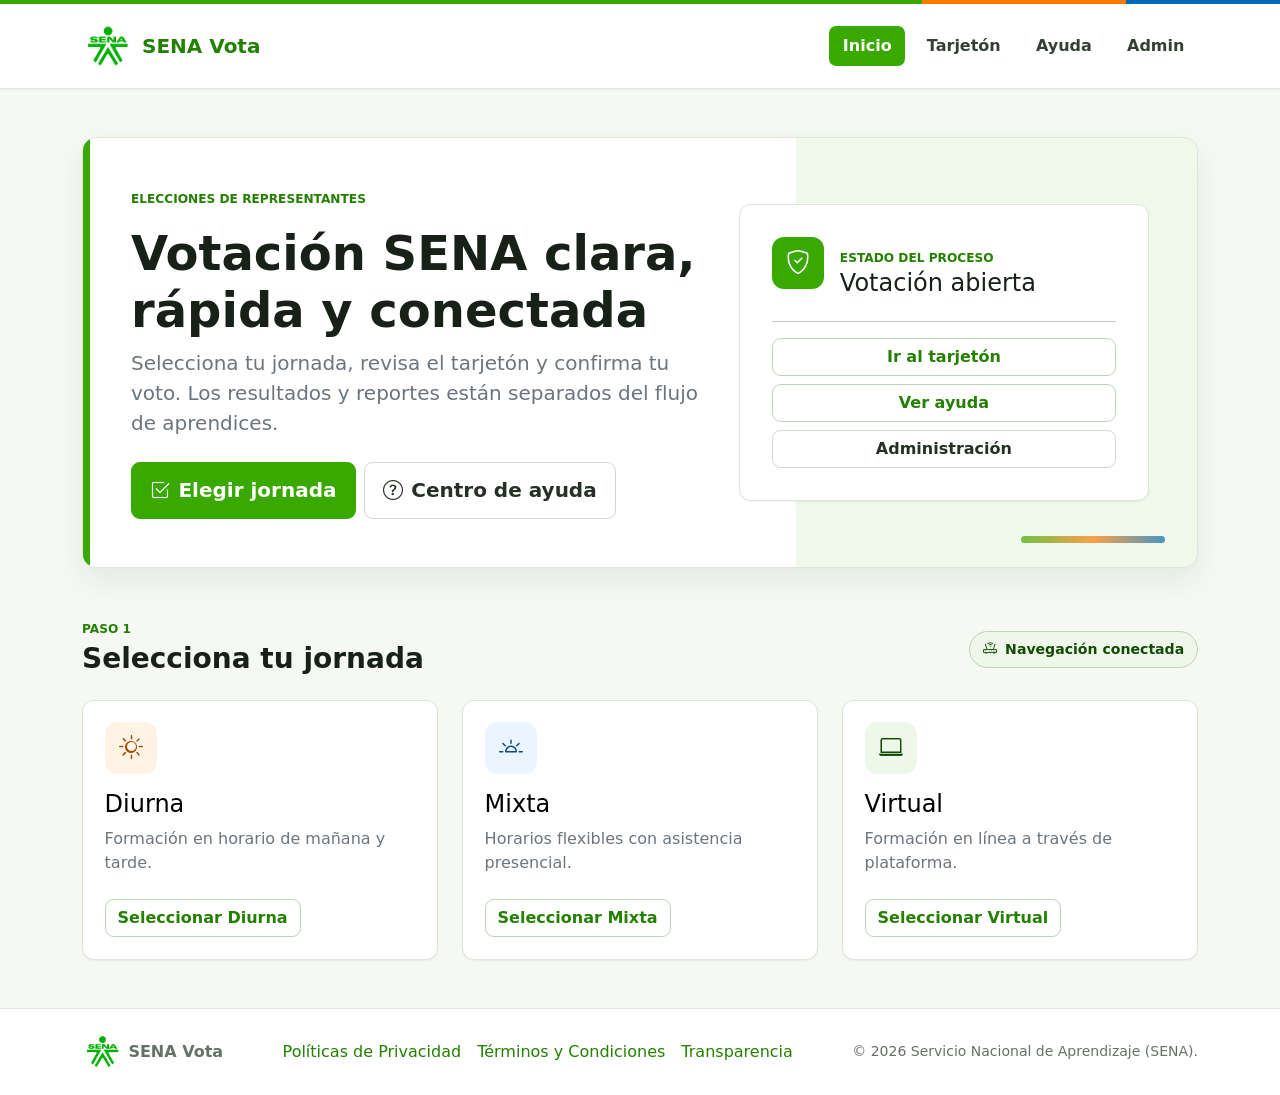
<file: index.html>
﻿<!doctype html>
<html lang="es">
  <head>
    <meta charset="utf-8">
    <meta name="viewport" content="width=device-width, initial-scale=1">
    <title>SENA Vota - Inicio</title>
    <link href="https://cdn.jsdelivr.net/npm/bootstrap@5.3.3/dist/css/bootstrap.min.css" rel="stylesheet">
    <link href="https://cdn.jsdelivr.net/npm/bootstrap-icons@1.11.3/font/bootstrap-icons.css" rel="stylesheet">
    <link href="css/styles.css" rel="stylesheet">
  </head>
  <body>
    <div class="brand-strip"></div>
    <nav class="navbar navbar-expand-lg bg-white sticky-top">
      <div class="container">
        <a class="navbar-brand fw-bold text-sena" href="index.html">
          <img class="sena-logo" src="assets/logo-sena.png" alt="Logo SENA">
          <span>SENA Vota</span>
        </a>
        <button class="navbar-toggler" type="button" data-bs-toggle="collapse" data-bs-target="#mainNav" aria-controls="mainNav" aria-expanded="false" aria-label="Abrir menu">
          <span class="navbar-toggler-icon"></span>
        </button>
        <div class="collapse navbar-collapse" id="mainNav">
          <ul class="navbar-nav ms-auto align-items-lg-center gap-lg-2">
            <li class="nav-item"><a data-nav class="nav-link" href="index.html">Inicio</a></li>
            <li class="nav-item"><a data-nav class="nav-link" href="votar.html">Tarjetón</a></li>
            <li class="nav-item"><a data-nav class="nav-link" href="ayuda.html">Ayuda</a></li>
            <li class="nav-item"><a data-nav class="nav-link" href="http://127.0.0.1:5000/admin-login.html?next=admin.html">Admin</a></li>
          </ul>
        </div>
      </div>
    </nav>

    <main class="container py-5">
      <section class="hero-band">
        <div class="row align-items-center g-4">
          <div class="col-lg-7">
            <p class="eyebrow">Elecciones de representantes</p>
            <h1 class="display-5 fw-bold">Votación SENA clara, rápida y conectada</h1>
            <p class="lead text-secondary">Selecciona tu jornada, revisa el tarjetón y confirma tu voto. Los resultados y reportes están separados del flujo de aprendices.</p>
            <div class="d-flex flex-wrap gap-2 mt-4">
              <a class="btn btn-success btn-lg" href="#jornadas"><i class="bi bi-check2-square me-2"></i>Elegir jornada</a>
              <a class="btn btn-outline-dark btn-lg" href="ayuda.html"><i class="bi bi-question-circle me-2"></i>Centro de ayuda</a>
            </div>
          </div>
          <div class="col-lg-5">
            <div class="panel">
              <div class="d-flex align-items-center gap-3">
                <span class="feature-icon"><i class="bi bi-shield-check"></i></span>
                <div>
                  <span class="eyebrow">Estado del proceso</span>
                  <h2 class="h4 mb-0">Votación abierta</h2>
                </div>
              </div>
              <hr>
              <div class="d-grid gap-2">
                <a class="btn btn-outline-success" href="votar.html">Ir al tarjetón</a>
                <a class="btn btn-outline-success" href="ayuda.html">Ver ayuda</a>
                <a class="btn btn-outline-dark" href="http://127.0.0.1:5000/admin-login.html?next=admin.html">Administración</a>
              </div>
            </div>
          </div>
        </div>
      </section>

      <section id="jornadas" class="section-anchor mt-5">
        <div class="d-flex flex-column flex-md-row justify-content-between gap-3 mb-3">
          <div>
            <p class="eyebrow mb-1">Paso 1</p>
            <h2 class="h3 fw-bold">Selecciona tu jornada</h2>
          </div>
          <span class="status-pill align-self-md-center"><i class="bi bi-router"></i>Navegación conectada</span>
        </div>

        <div class="row g-4" aria-label="Seleccion de jornada">
          <div class="col-md-4">
            <button class="journey-card" data-journey="Diurna">
              <span class="journey-icon journey-sun"><i class="bi bi-sun"></i></span>
              <span class="h4 d-block">Diurna</span>
              <span class="text-secondary d-block">Formación en horario de mañana y tarde.</span>
              <span class="btn btn-outline-success mt-4">Seleccionar Diurna</span>
            </button>
          </div>
          <div class="col-md-4">
            <button class="journey-card" data-journey="Mixta">
              <span class="journey-icon journey-mixed"><i class="bi bi-brightness-alt-high"></i></span>
              <span class="h4 d-block">Mixta</span>
              <span class="text-secondary d-block">Horarios flexibles con asistencia presencial.</span>
              <span class="btn btn-outline-success mt-4">Seleccionar Mixta</span>
            </button>
          </div>
          <div class="col-md-4">
            <button class="journey-card" data-journey="Virtual">
              <span class="journey-icon journey-virtual"><i class="bi bi-laptop"></i></span>
              <span class="h4 d-block">Virtual</span>
              <span class="text-secondary d-block">Formación en línea a través de plataforma.</span>
              <span class="btn btn-outline-success mt-4">Seleccionar Virtual</span>
            </button>
          </div>
        </div>

        <div id="selectedJourneyBox" class="panel mt-4 d-none">
          <div class="d-flex flex-column flex-md-row align-items-md-center justify-content-between gap-3">
            <div>
              <span class="eyebrow">Jornada seleccionada</span>
              <h3 class="h4 mb-0" id="selectedJourneyName">Diurna</h3>
            </div>
            <a id="continueBtn" class="btn btn-success btn-lg disabled" aria-disabled="true" href="votar.html">
              Continuar al tarjetón <i class="bi bi-arrow-right ms-2"></i>
            </a>
          </div>
        </div>
      </section>
    </main>

    <footer class="site-footer">
      <div class="container d-flex flex-column flex-lg-row justify-content-between align-items-center gap-3">
        <span class="d-inline-flex align-items-center gap-2"><img class="sena-logo" src="assets/logo-sena.png" alt=""> <strong>SENA Vota</strong></span>
        <nav class="d-flex flex-wrap justify-content-center gap-3">
          <a href="privacidad.html">Políticas de Privacidad</a>
          <a href="terminos.html">Términos y Condiciones</a>
          <a href="transparencia.html">Transparencia</a>
        </nav>
        <small>© 2026 Servicio Nacional de Aprendizaje (SENA).</small>
      </div>
    </footer>

    <script src="https://cdn.jsdelivr.net/npm/bootstrap@5.3.3/dist/js/bootstrap.bundle.min.js"></script>
    <script src="js/app.js"></script>
  </body>
</html>
</file>
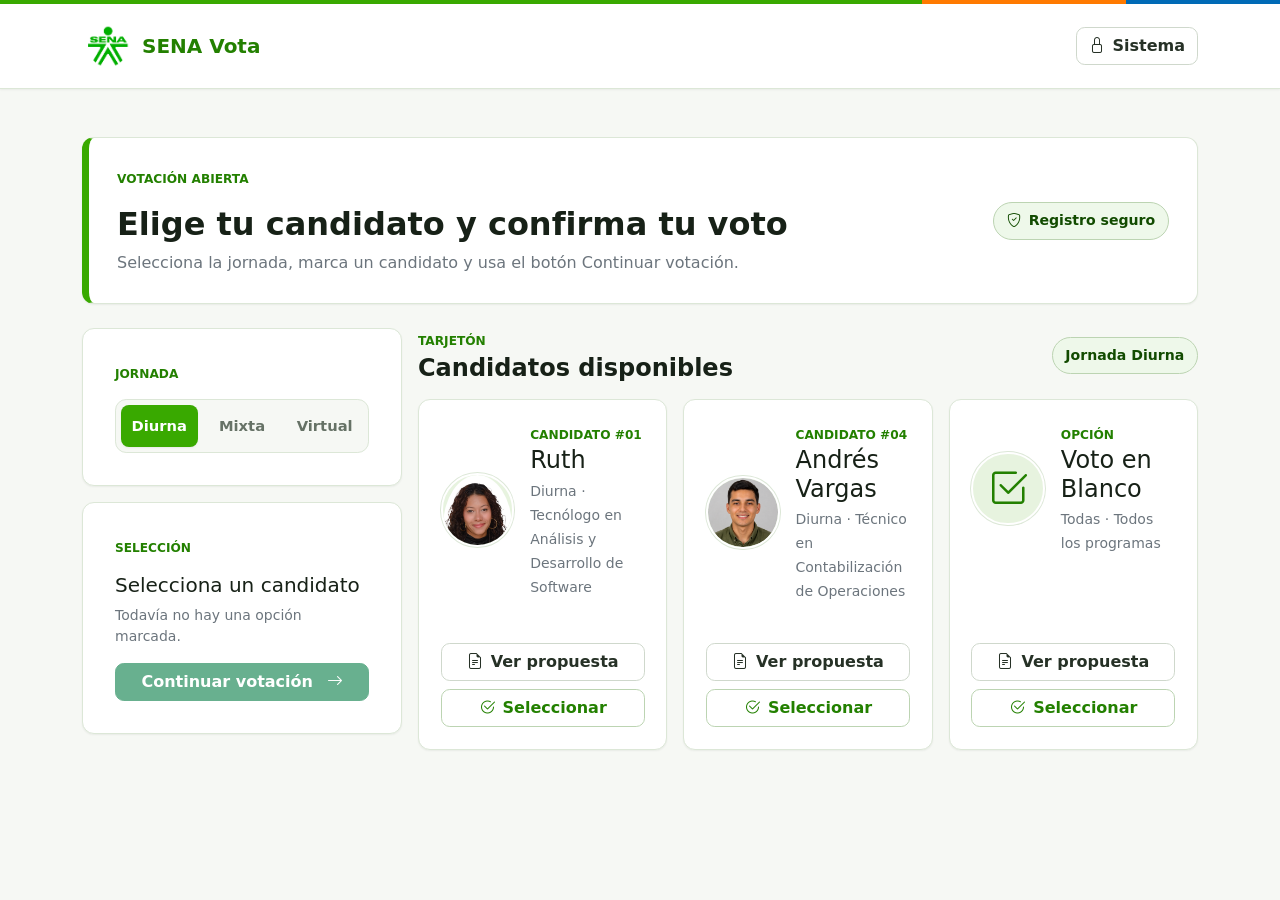
<file: frontend/index.html>
<!doctype html>
<html lang="es">
  <head>
    <meta charset="utf-8">
    <meta name="viewport" content="width=device-width, initial-scale=1">
    <title>SENA Vota</title>
    <link href="https://cdn.jsdelivr.net/npm/bootstrap@5.3.3/dist/css/bootstrap.min.css" rel="stylesheet">
    <link href="https://cdn.jsdelivr.net/npm/bootstrap-icons@1.11.3/font/bootstrap-icons.css" rel="stylesheet">
    <link href="css/styles.css" rel="stylesheet">
  </head>
  <body>
    <div class="brand-strip"></div>
    <nav class="navbar bg-white sticky-top">
      <div class="container">
        <a class="navbar-brand fw-bold text-sena" href="index.html">
          <img class="sena-logo" src="assets/logo-sena.png" alt="Logo SENA">
          <span>SENA Vota</span>
        </a>
        <a class="btn btn-outline-dark" href="admin.html"><i class="bi bi-lock me-2"></i>Sistema</a>
      </div>
    </nav>

    <main class="container py-4 py-lg-5">
      <section class="simple-hero">
        <div>
          <p class="eyebrow">Votación abierta</p>
          <h1 class="h2 fw-bold mb-2">Elige tu candidato y confirma tu voto</h1>
          <p class="text-secondary mb-0">Selecciona la jornada, marca un candidato y usa el botón Continuar votación.</p>
        </div>
        <span class="status-pill"><i class="bi bi-shield-check"></i> Registro seguro</span>
      </section>

      <section id="simpleVotingPage" class="voting-layout mt-4">
        <aside class="vote-controls">
          <article class="panel">
            <p class="eyebrow">Jornada</p>
            <div class="segmented-control" aria-label="Seleccion de jornada">
              <button class="simple-journey-btn active" type="button" data-journey="Diurna">Diurna</button>
              <button class="simple-journey-btn" type="button" data-journey="Mixta">Mixta</button>
              <button class="simple-journey-btn" type="button" data-journey="Virtual">Virtual</button>
            </div>
          </article>

          <article class="panel">
            <p class="eyebrow">Selección</p>
            <h2 id="simpleSelectedCandidate" class="h5 mb-2">Selecciona un candidato</h2>
            <p id="simpleSelectedDetail" class="text-secondary small mb-3">Todavía no hay una opción marcada.</p>
            <button id="simpleContinueVote" class="btn btn-success w-100" type="button" disabled>
              Continuar votación <i class="bi bi-arrow-right ms-2"></i>
            </button>
          </article>
        </aside>

        <section class="candidate-area">
          <div class="d-flex flex-column flex-md-row justify-content-between gap-2 mb-3">
            <div>
              <p class="eyebrow mb-1">Tarjetón</p>
              <h2 class="h4 fw-bold mb-0">Candidatos disponibles</h2>
            </div>
            <span id="simpleJourneyLabel" class="status-pill align-self-md-center">Jornada Diurna</span>
          </div>
          <div id="simpleCandidateGrid" class="row g-3"></div>
        </section>
      </section>

      <section id="simpleReviewPanel" class="panel mt-4 d-none">
        <div class="row g-3 align-items-center">
          <div class="col-lg-8">
            <p class="eyebrow">Revisión</p>
            <h2 class="h4 fw-bold">Confirma tu voto por <span id="simpleReviewCandidate"></span></h2>
            <p id="simpleReviewProposal" class="text-secondary mb-0"></p>
          </div>
          <div class="col-lg-4 d-grid gap-2">
            <button id="simpleConfirmVote" class="btn btn-success btn-lg" type="button"><i class="bi bi-shield-check me-2"></i>Confirmar voto</button>
            <button id="simpleEditVote" class="btn btn-outline-dark" type="button">Editar selección</button>
          </div>
        </div>
      </section>

      <section id="simpleConfirmationPanel" class="panel mt-4 text-center d-none">
        <span class="feature-icon mx-auto"><i class="bi bi-check2-circle"></i></span>
        <p class="eyebrow">Voto registrado</p>
        <h2 class="h3 fw-bold">Tu voto fue guardado correctamente</h2>
        <p class="text-secondary mb-0">Comprobante: <strong id="simpleTicketNumber" class="text-sena"></strong></p>
      </section>
    </main>

    <div class="modal fade" id="proposalModal" tabindex="-1" aria-labelledby="proposalTitle" aria-hidden="true">
      <div class="modal-dialog modal-dialog-centered">
        <div class="modal-content">
          <div class="modal-header">
            <h2 class="modal-title h5" id="proposalTitle">Propuesta</h2>
            <button type="button" class="btn-close" data-bs-dismiss="modal" aria-label="Cerrar"></button>
          </div>
          <div class="modal-body">
            <p id="proposalText" class="mb-0"></p>
          </div>
          <div class="modal-footer">
            <button type="button" class="btn btn-success" data-bs-dismiss="modal">Entendido</button>
          </div>
        </div>
      </div>
    </div>

    <script src="https://cdn.jsdelivr.net/npm/bootstrap@5.3.3/dist/js/bootstrap.bundle.min.js"></script>
    <script src="js/app.js"></script>
  </body>
</html>
</file>
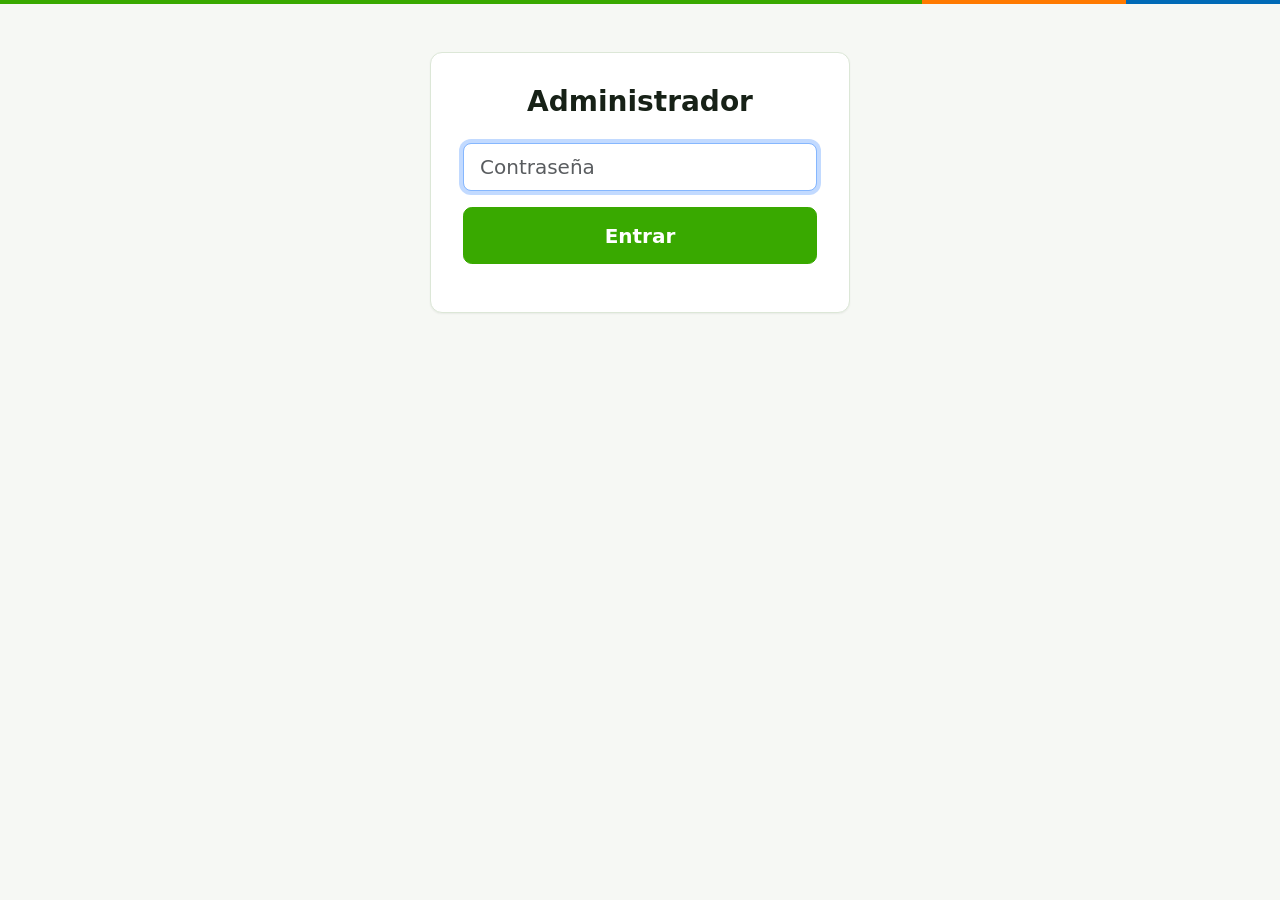
<file: admin-login.html>
<!doctype html>
<html lang="es">
  <head>
    <meta charset="utf-8">
    <meta name="viewport" content="width=device-width, initial-scale=1">
    <title>Administrador</title>
    <link href="https://cdn.jsdelivr.net/npm/bootstrap@5.3.3/dist/css/bootstrap.min.css" rel="stylesheet">
    <link href="css/styles.css" rel="stylesheet">
  </head>
  <body>
    <div class="brand-strip"></div>
    <main class="container py-5">
      <section class="mx-auto panel" style="max-width: 420px;">
        <h1 class="h3 fw-bold text-center mb-4">Administrador</h1>
        <form id="adminLoginForm" class="vstack gap-3" method="post" action="http://127.0.0.1:5000/admin-login">
          <input id="adminNext" type="hidden" name="next" value="admin.html">
          <input id="adminPassword" name="password" class="form-control form-control-lg" type="password" placeholder="Contraseña" autocomplete="current-password" required autofocus>
          <button class="btn btn-success btn-lg" type="submit">Entrar</button>
          <small id="adminLoginStatus" class="text-danger text-center"></small>
        </form>
      </section>
    </main>

    <script>
      const params = new URLSearchParams(window.location.search);
      const next = params.get("next");
      if (next) document.querySelector("#adminNext").value = next.replace(/^\/+/, "");
      if (params.get("error") === "1") {
        document.querySelector("#adminLoginStatus").textContent = "Contraseña incorrecta.";
      }
    </script>
  </body>
</html>
</file>
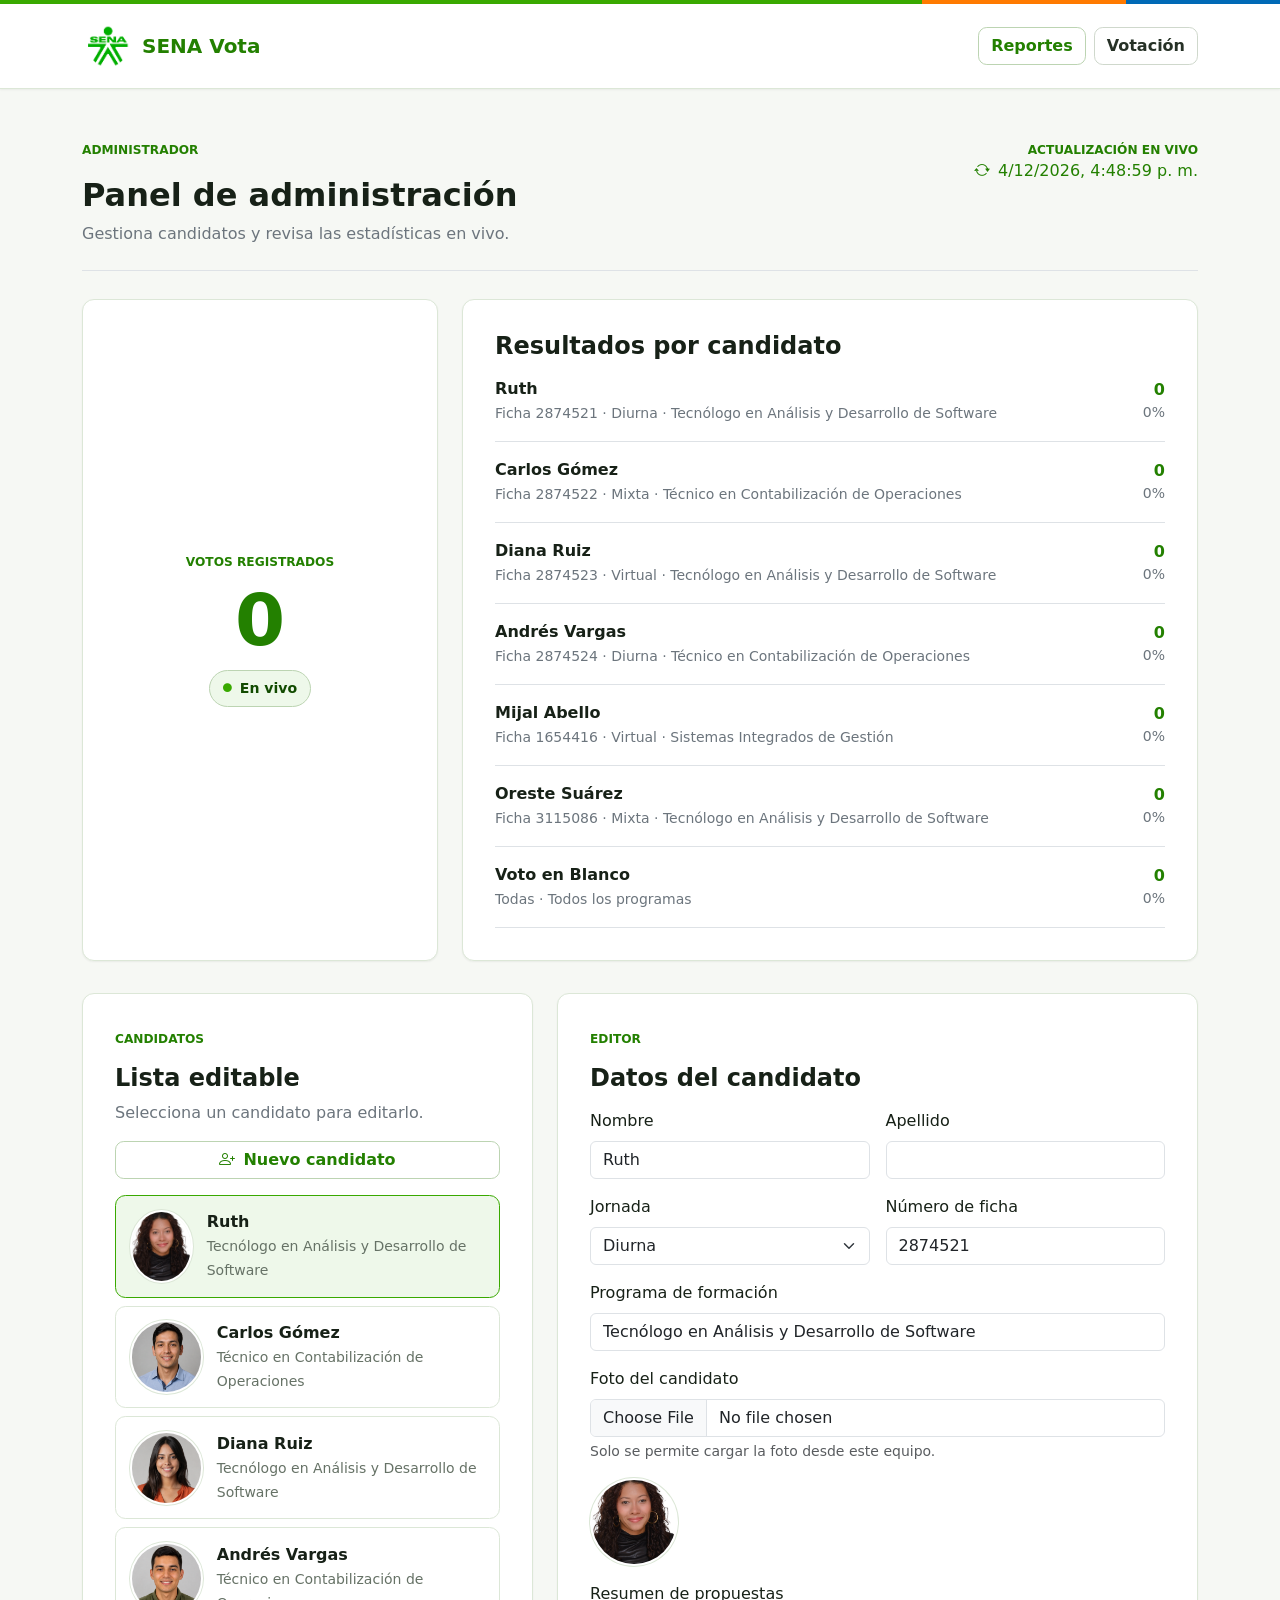
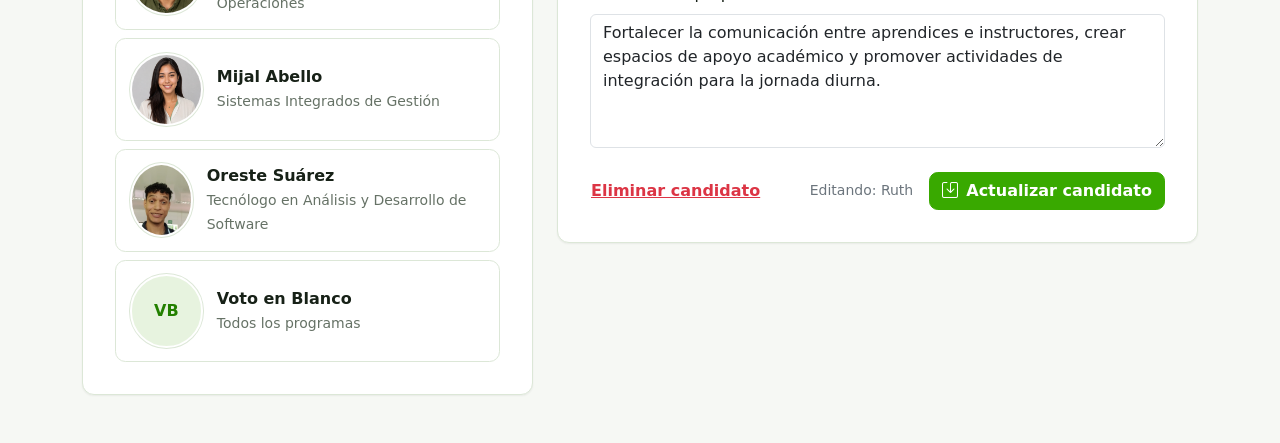
<file: admin.html>
<!doctype html>
<html lang="es">
  <head>
    <meta charset="utf-8">
    <meta name="viewport" content="width=device-width, initial-scale=1">
    <title>Administración - SENA Vota</title>
    <link href="https://cdn.jsdelivr.net/npm/bootstrap@5.3.3/dist/css/bootstrap.min.css" rel="stylesheet">
    <link href="https://cdn.jsdelivr.net/npm/bootstrap-icons@1.11.3/font/bootstrap-icons.css" rel="stylesheet">
    <link href="css/styles.css" rel="stylesheet">
  </head>
  <body>
    <div class="brand-strip"></div>
    <nav class="navbar navbar-expand-lg bg-white sticky-top">
      <div class="container">
        <a class="navbar-brand fw-bold text-sena" href="index.html"><img class="sena-logo" src="assets/logo-sena.png" alt="Logo SENA"><span>SENA Vota</span></a>
        <div class="ms-auto d-flex gap-2">
          <a class="btn btn-outline-success" href="reportes.html">Reportes</a>
          <a class="btn btn-outline-dark" href="index.html">Votación</a>
        </div>
      </div>
    </nav>

    <main class="container py-5">
      <section class="d-flex flex-column flex-lg-row justify-content-between gap-3 border-bottom pb-4">
        <div>
          <p class="eyebrow">Administrador</p>
          <h1 class="h2 fw-bold">Panel de administración</h1>
          <p class="text-secondary mb-0">Gestiona candidatos y revisa las estadísticas en vivo.</p>
        </div>
        <div class="text-lg-end">
          <span class="eyebrow">Actualización en vivo</span>
          <div class="h6 text-sena mb-0"><i class="bi bi-arrow-repeat me-2"></i><span id="lastUpdate">Cargando...</span></div>
        </div>
      </section>

      <section class="row g-4 mt-1">
        <div class="col-lg-4">
          <article class="metric-card h-100">
            <span class="eyebrow">Votos registrados</span>
            <strong id="totalVotes" class="metric-number">0</strong>
            <span class="live-pill"><i class="bi bi-circle-fill"></i> En vivo</span>
          </article>
        </div>
        <div class="col-lg-8">
          <article class="panel h-100">
            <h2 class="h4 fw-bold mb-3">Resultados por candidato</h2>
            <div id="candidateSummary" class="vstack gap-3"></div>
          </article>
        </div>
      </section>

      <section class="row g-4 mt-2">
        <div class="col-lg-5">
          <article class="panel h-100">
            <p class="eyebrow">Candidatos</p>
            <h2 class="h4 fw-bold">Lista editable</h2>
            <p class="text-secondary">Selecciona un candidato para editarlo.</p>
            <button id="addCandidateBtn" class="btn btn-outline-success w-100 mb-3" type="button"><i class="bi bi-person-plus me-2"></i>Nuevo candidato</button>
            <div id="adminCandidateList" class="vstack gap-2"></div>
          </article>
        </div>
        <div class="col-lg-7">
          <form id="candidateEditorForm" class="panel">
            <p class="eyebrow">Editor</p>
            <h2 class="h4 fw-bold mb-3">Datos del candidato</h2>
            <input type="hidden" id="editCandidateId">
            <input type="hidden" id="editPhoto">
            <div class="row g-3">
              <div class="col-md-6">
                <label class="form-label" for="editName">Nombre</label>
                <input id="editName" class="form-control" required>
              </div>
              <div class="col-md-6">
                <label class="form-label" for="editLastName">Apellido</label>
                <input id="editLastName" class="form-control">
              </div>
              <div class="col-md-6">
                <label class="form-label" for="editJourney">Jornada</label>
                <select id="editJourney" class="form-select">
                  <option value="Diurna">Diurna</option>
                  <option value="Mixta">Mixta</option>
                  <option value="Virtual">Virtual</option>
                  <option value="Todas">Todas</option>
                </select>
              </div>
              <div class="col-md-6">
                <label class="form-label" for="editFicha">Número de ficha</label>
                <input id="editFicha" class="form-control" placeholder="Ejemplo: 2874521">
              </div>
              <div class="col-12">
                <label class="form-label" for="editProgramLabel">Programa de formación</label>
                <input id="editProgramLabel" class="form-control" placeholder="Escribe el programa de formación">
              </div>
              <div class="col-12">
                <label class="form-label" for="editPhotoFile">Foto del candidato</label>
                <input id="editPhotoFile" class="form-control" type="file" accept="image/*">
                <div class="form-text">Solo se permite cargar la foto desde este equipo.</div>
                <div class="mt-3">
                  <img id="candidatePhotoPreview" class="candidate-photo-preview" src="" alt="Foto del candidato">
                </div>
              </div>
              <div class="col-12">
                <label class="form-label" for="editProposal">Resumen de propuestas</label>
                <textarea id="editProposal" class="form-control" rows="5" placeholder="Escribe un resumen corto de las propuestas"></textarea>
              </div>
            </div>
            <div class="d-flex flex-column flex-sm-row justify-content-between align-items-sm-center gap-3 mt-4">
              <button id="deleteCandidateBtn" class="btn btn-link link-danger p-0 text-start d-none" type="button">Eliminar candidato</button>
              <div class="d-flex flex-column flex-sm-row align-items-sm-center gap-3 ms-sm-auto">
                <span id="candidateEditorStatus" class="text-secondary small">Selecciona un candidato.</span>
                <button id="saveCandidateBtn" class="btn btn-success" type="submit"><i class="bi bi-save me-2"></i>Guardar candidato</button>
              </div>
            </div>
          </form>
        </div>
      </section>
    </main>

    <script src="https://cdn.jsdelivr.net/npm/bootstrap@5.3.3/dist/js/bootstrap.bundle.min.js"></script>
    <script src="js/admin-guard.js"></script>
    <script src="js/app.js"></script>
  </body>
</html>
</file>
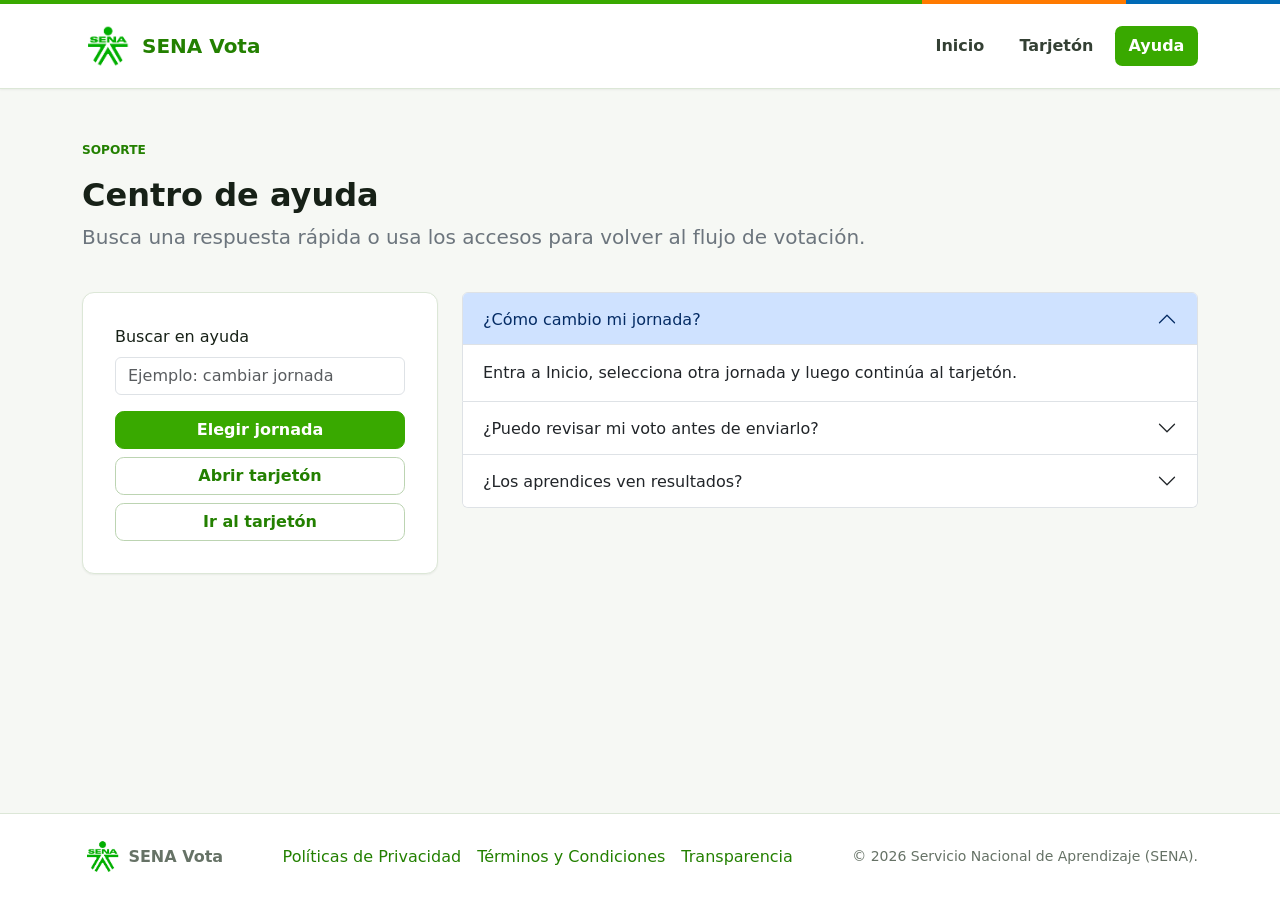
<file: ayuda.html>
﻿<!doctype html>
<html lang="es">
  <head>
    <meta charset="utf-8">
    <meta name="viewport" content="width=device-width, initial-scale=1">
    <title>Ayuda - SENA Vota</title>
    <link href="https://cdn.jsdelivr.net/npm/bootstrap@5.3.3/dist/css/bootstrap.min.css" rel="stylesheet">
    <link href="https://cdn.jsdelivr.net/npm/bootstrap-icons@1.11.3/font/bootstrap-icons.css" rel="stylesheet">
    <link href="css/styles.css" rel="stylesheet">
  </head>
  <body>
    <div class="brand-strip"></div>
    <nav class="navbar navbar-expand-lg bg-white sticky-top">
      <div class="container">
        <a class="navbar-brand fw-bold text-sena" href="index.html"><img class="sena-logo" src="assets/logo-sena.png" alt="Logo SENA"><span>SENA Vota</span></a>
        <button class="navbar-toggler" type="button" data-bs-toggle="collapse" data-bs-target="#mainNav" aria-controls="mainNav" aria-expanded="false" aria-label="Abrir menu"><span class="navbar-toggler-icon"></span></button>
        <div class="collapse navbar-collapse" id="mainNav">
          <ul class="navbar-nav ms-auto align-items-lg-center gap-lg-2">
            <li class="nav-item"><a data-nav class="nav-link" href="index.html">Inicio</a></li>
            <li class="nav-item"><a data-nav class="nav-link" href="votar.html">Tarjetón</a></li>
            <li class="nav-item"><a data-nav class="nav-link" href="ayuda.html">Ayuda</a></li>
          </ul>
        </div>
      </div>
    </nav>

    <main class="container py-5">
      <section class="page-intro">
        <p class="eyebrow">Soporte</p>
        <h1 class="h2 fw-bold">Centro de ayuda</h1>
        <p class="lead text-secondary">Busca una respuesta rápida o usa los accesos para volver al flujo de votación.</p>
      </section>

      <div class="row g-4 mt-2">
        <div class="col-lg-4">
          <div class="panel">
            <label class="form-label" for="helpSearch">Buscar en ayuda</label>
            <input id="helpSearch" class="form-control" placeholder="Ejemplo: cambiar jornada">
            <div class="d-grid gap-2 mt-3">
              <a class="btn btn-success" href="index.html">Elegir jornada</a>
              <a class="btn btn-outline-success" href="votar.html">Abrir tarjetón</a>
              <a class="btn btn-outline-success" href="votar.html">Ir al tarjetón</a>
            </div>
          </div>
        </div>
        <div class="col-lg-8">
          <div class="accordion" id="helpAccordion">
            <div class="accordion-item help-item">
              <h2 class="accordion-header"><button class="accordion-button" type="button" data-bs-toggle="collapse" data-bs-target="#helpOne">¿Cómo cambio mi jornada?</button></h2>
              <div id="helpOne" class="accordion-collapse collapse show" data-bs-parent="#helpAccordion"><div class="accordion-body">Entra a Inicio, selecciona otra jornada y luego continúa al tarjetón.</div></div>
            </div>
            <div class="accordion-item help-item">
              <h2 class="accordion-header"><button class="accordion-button collapsed" type="button" data-bs-toggle="collapse" data-bs-target="#helpTwo">¿Puedo revisar mi voto antes de enviarlo?</button></h2>
              <div id="helpTwo" class="accordion-collapse collapse" data-bs-parent="#helpAccordion"><div class="accordion-body">Sí. Después de escoger candidato pasarás por la página de revisión antes de confirmar.</div></div>
            </div>
            <div class="accordion-item help-item">
              <h2 class="accordion-header"><button class="accordion-button collapsed" type="button" data-bs-toggle="collapse" data-bs-target="#helpThree">¿Los aprendices ven resultados?</button></h2>
              <div id="helpThree" class="accordion-collapse collapse" data-bs-parent="#helpAccordion"><div class="accordion-body">No. Los aprendices solo ven la jornada, el tarjetón, la revisión y la confirmación del voto.</div></div>
            </div>
          </div>
        </div>
      </div>
    </main>

    <footer class="site-footer">
      <div class="container d-flex flex-column flex-lg-row justify-content-between align-items-center gap-3">
        <span class="d-inline-flex align-items-center gap-2"><img class="sena-logo" src="assets/logo-sena.png" alt=""> <strong>SENA Vota</strong></span>
        <nav class="d-flex flex-wrap justify-content-center gap-3"><a href="privacidad.html">Políticas de Privacidad</a><a href="terminos.html">Términos y Condiciones</a><a href="transparencia.html">Transparencia</a></nav>
        <small>© 2026 Servicio Nacional de Aprendizaje (SENA).</small>
      </div>
    </footer>

    <script src="https://cdn.jsdelivr.net/npm/bootstrap@5.3.3/dist/js/bootstrap.bundle.min.js"></script>
    <script src="js/app.js"></script>
  </body>
</html>
</file>
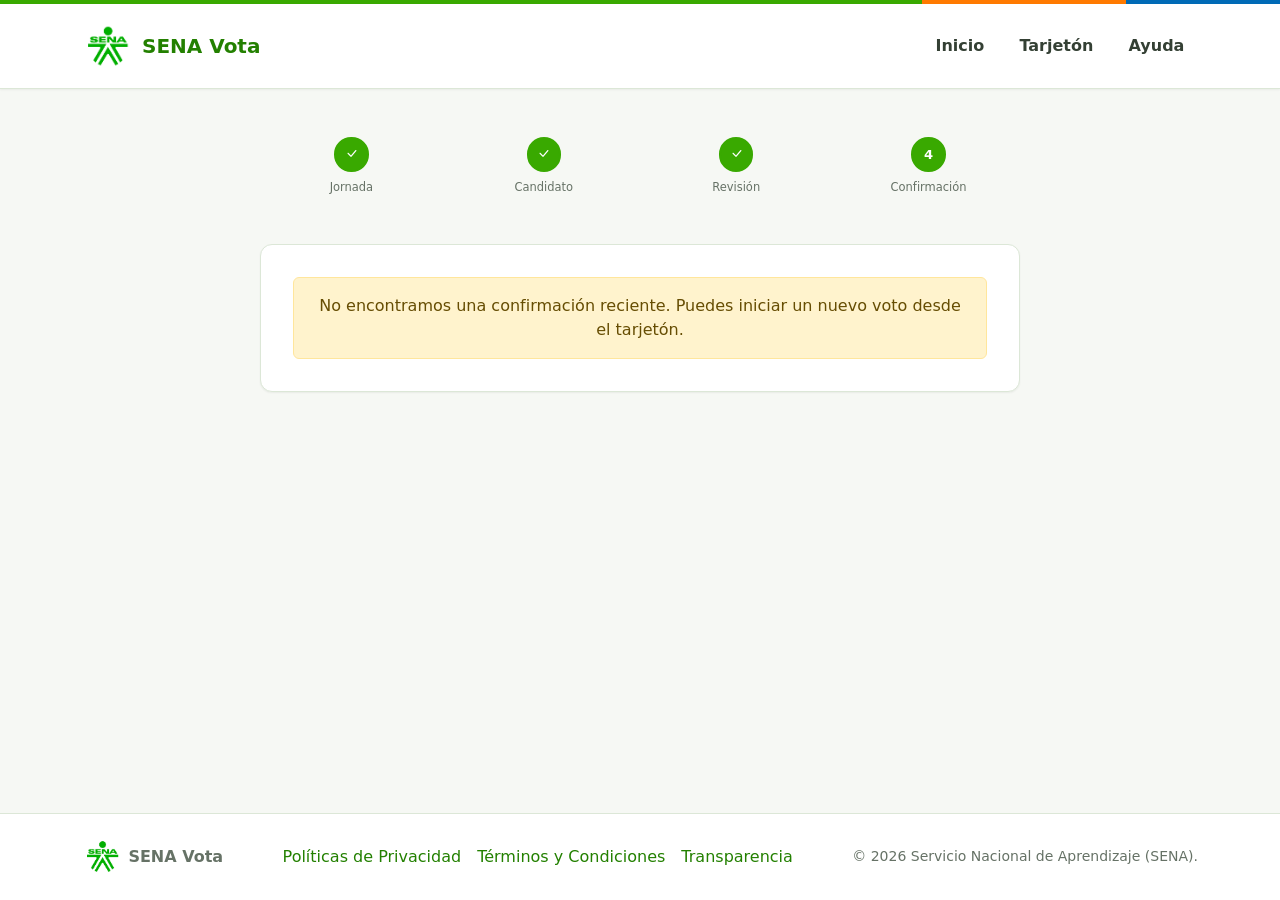
<file: confirmacion.html>
﻿<!doctype html>
<html lang="es">
  <head>
    <meta charset="utf-8">
    <meta name="viewport" content="width=device-width, initial-scale=1">
    <title>SENA Vota - Confirmación</title>
    <link href="https://cdn.jsdelivr.net/npm/bootstrap@5.3.3/dist/css/bootstrap.min.css" rel="stylesheet">
    <link href="https://cdn.jsdelivr.net/npm/bootstrap-icons@1.11.3/font/bootstrap-icons.css" rel="stylesheet">
    <link href="css/styles.css" rel="stylesheet">
  </head>
  <body>
    <div class="brand-strip"></div>
    <nav class="navbar navbar-expand-lg bg-white sticky-top">
      <div class="container">
        <a class="navbar-brand fw-bold text-sena" href="index.html"><img class="sena-logo" src="assets/logo-sena.png" alt="Logo SENA"><span>SENA Vota</span></a>
        <button class="navbar-toggler" type="button" data-bs-toggle="collapse" data-bs-target="#mainNav" aria-controls="mainNav" aria-expanded="false" aria-label="Abrir menu"><span class="navbar-toggler-icon"></span></button>
        <div class="collapse navbar-collapse" id="mainNav">
          <ul class="navbar-nav ms-auto align-items-lg-center gap-lg-2">
            <li class="nav-item"><a data-nav class="nav-link" href="index.html">Inicio</a></li>
            <li class="nav-item"><a data-nav class="nav-link" href="votar.html">Tarjetón</a></li>
            <li class="nav-item"><a data-nav class="nav-link" href="ayuda.html">Ayuda</a></li>
          </ul>
        </div>
      </div>
    </nav>

    <main class="container py-5">
      <ol class="stepper mx-auto mb-5" aria-label="Progreso de votacion">
        <li class="done"><span><i class="bi bi-check-lg"></i></span><small>Jornada</small></li>
        <li class="done"><span><i class="bi bi-check-lg"></i></span><small>Candidato</small></li>
        <li class="done"><span><i class="bi bi-check-lg"></i></span><small>Revisión</small></li>
        <li class="active"><span>4</span><small>Confirmación</small></li>
      </ol>

      <section id="confirmationBox" class="panel mx-auto text-center" style="max-width: 760px;">
        <span class="feature-icon mx-auto"><i class="bi bi-check2-circle"></i></span>
        <p class="eyebrow">Voto registrado</p>
        <h1 class="h2 fw-bold">Tu voto fue confirmado correctamente</h1>
        <p class="lead text-secondary">Guarda el número de confirmación. Los resultados no se muestran en el flujo de votación.</p>
        <div class="row g-3 text-start mt-3">
          <div class="col-sm-6"><span class="eyebrow">Número</span><p id="ticketNumber" class="h4 text-sena mb-0"></p></div>
          <div class="col-sm-6"><span class="eyebrow">Fecha</span><p id="confirmedDate" class="mb-0"></p></div>
          <div class="col-sm-6"><span class="eyebrow">Candidato</span><p id="confirmedCandidate" class="mb-0"></p></div>
          <div class="col-sm-6"><span class="eyebrow">Jornada</span><p id="confirmedJourney" class="mb-0"></p></div>
        </div>
        <div class="d-flex flex-column flex-sm-row justify-content-center gap-2 mt-4 pt-4 border-top">
          <a class="btn btn-success btn-lg" href="index.html"><i class="bi bi-house me-2"></i>Finalizar</a>
          <a class="btn btn-outline-success btn-lg" href="ayuda.html"><i class="bi bi-question-circle me-2"></i>Ayuda</a>
        </div>
      </section>
    </main>

    <footer class="site-footer">
      <div class="container d-flex flex-column flex-lg-row justify-content-between align-items-center gap-3">
        <span class="d-inline-flex align-items-center gap-2"><img class="sena-logo" src="assets/logo-sena.png" alt=""> <strong>SENA Vota</strong></span>
        <nav class="d-flex flex-wrap justify-content-center gap-3"><a href="privacidad.html">Políticas de Privacidad</a><a href="terminos.html">Términos y Condiciones</a><a href="transparencia.html">Transparencia</a></nav>
        <small>© 2026 Servicio Nacional de Aprendizaje (SENA).</small>
      </div>
    </footer>

    <script src="https://cdn.jsdelivr.net/npm/bootstrap@5.3.3/dist/js/bootstrap.bundle.min.js"></script>
    <script src="js/app.js"></script>
  </body>
</html>
</file>
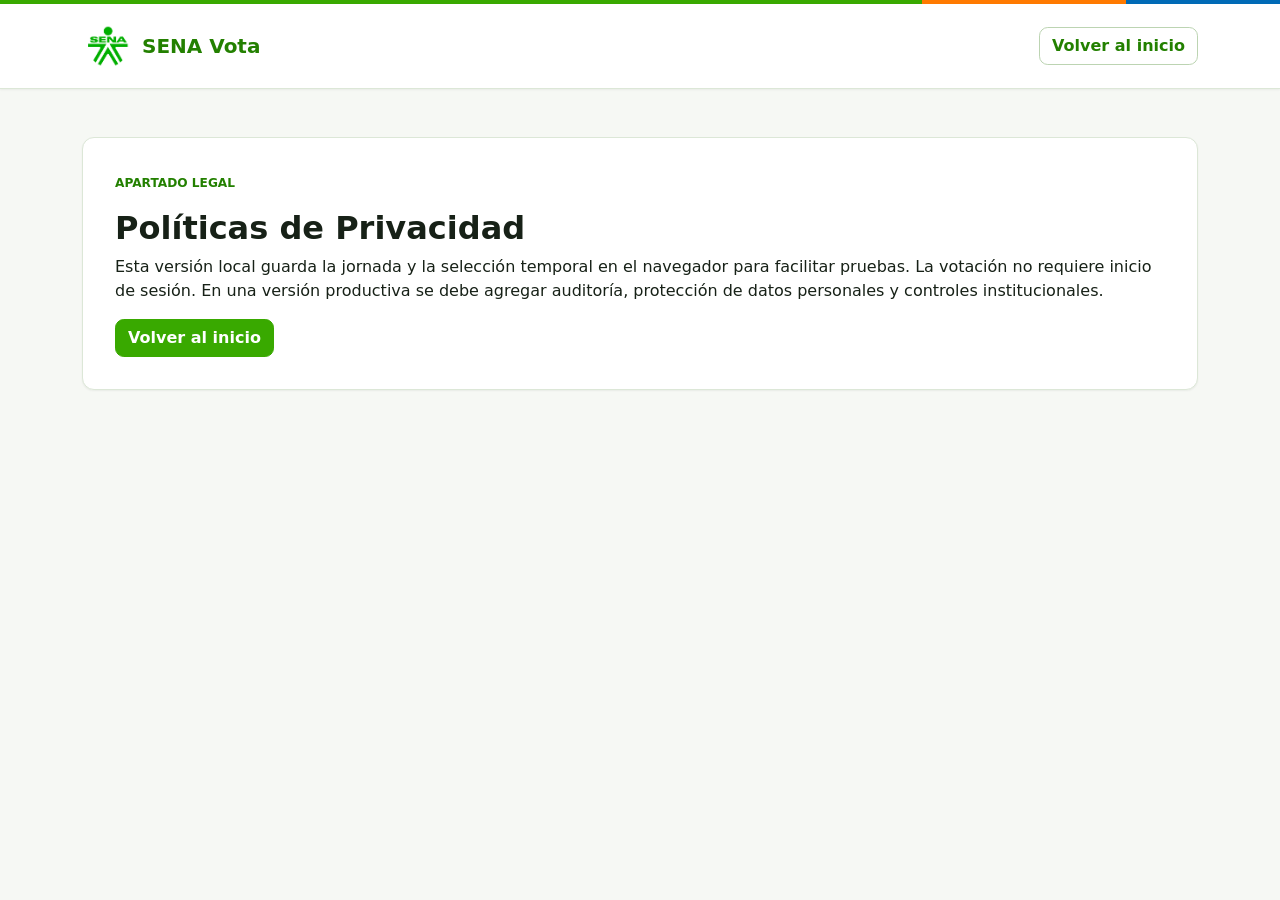
<file: privacidad.html>
﻿<!doctype html>
<html lang="es">
  <head>
    <meta charset="utf-8">
    <meta name="viewport" content="width=device-width, initial-scale=1">
    <title>Privacidad - SENA Vota</title>
    <link href="https://cdn.jsdelivr.net/npm/bootstrap@5.3.3/dist/css/bootstrap.min.css" rel="stylesheet">
    <link href="https://cdn.jsdelivr.net/npm/bootstrap-icons@1.11.3/font/bootstrap-icons.css" rel="stylesheet">
    <link href="css/styles.css" rel="stylesheet">
  </head>
  <body>
    <div class="brand-strip"></div>
    <nav class="navbar navbar-expand-lg bg-white sticky-top">
      <div class="container">
        <a class="navbar-brand fw-bold text-sena" href="index.html"><img class="sena-logo" src="assets/logo-sena.png" alt="Logo SENA"><span>SENA Vota</span></a>
        <a class="btn btn-outline-success ms-auto" href="index.html">Volver al inicio</a>
      </div>
    </nav>
    <main class="container py-5">
      <section class="panel">
        <p class="eyebrow">Apartado legal</p>
        <h1 class="h2 fw-bold">Políticas de Privacidad</h1>
        <p>Esta versión local guarda la jornada y la selección temporal en el navegador para facilitar pruebas. La votación no requiere inicio de sesión. En una versión productiva se debe agregar auditoría, protección de datos personales y controles institucionales.</p>
        <a class="btn btn-success" href="index.html">Volver al inicio</a>
      </section>
    </main>
    <script src="https://cdn.jsdelivr.net/npm/bootstrap@5.3.3/dist/js/bootstrap.bundle.min.js"></script>
    <script src="js/app.js"></script>
  </body>
</html>
</file>
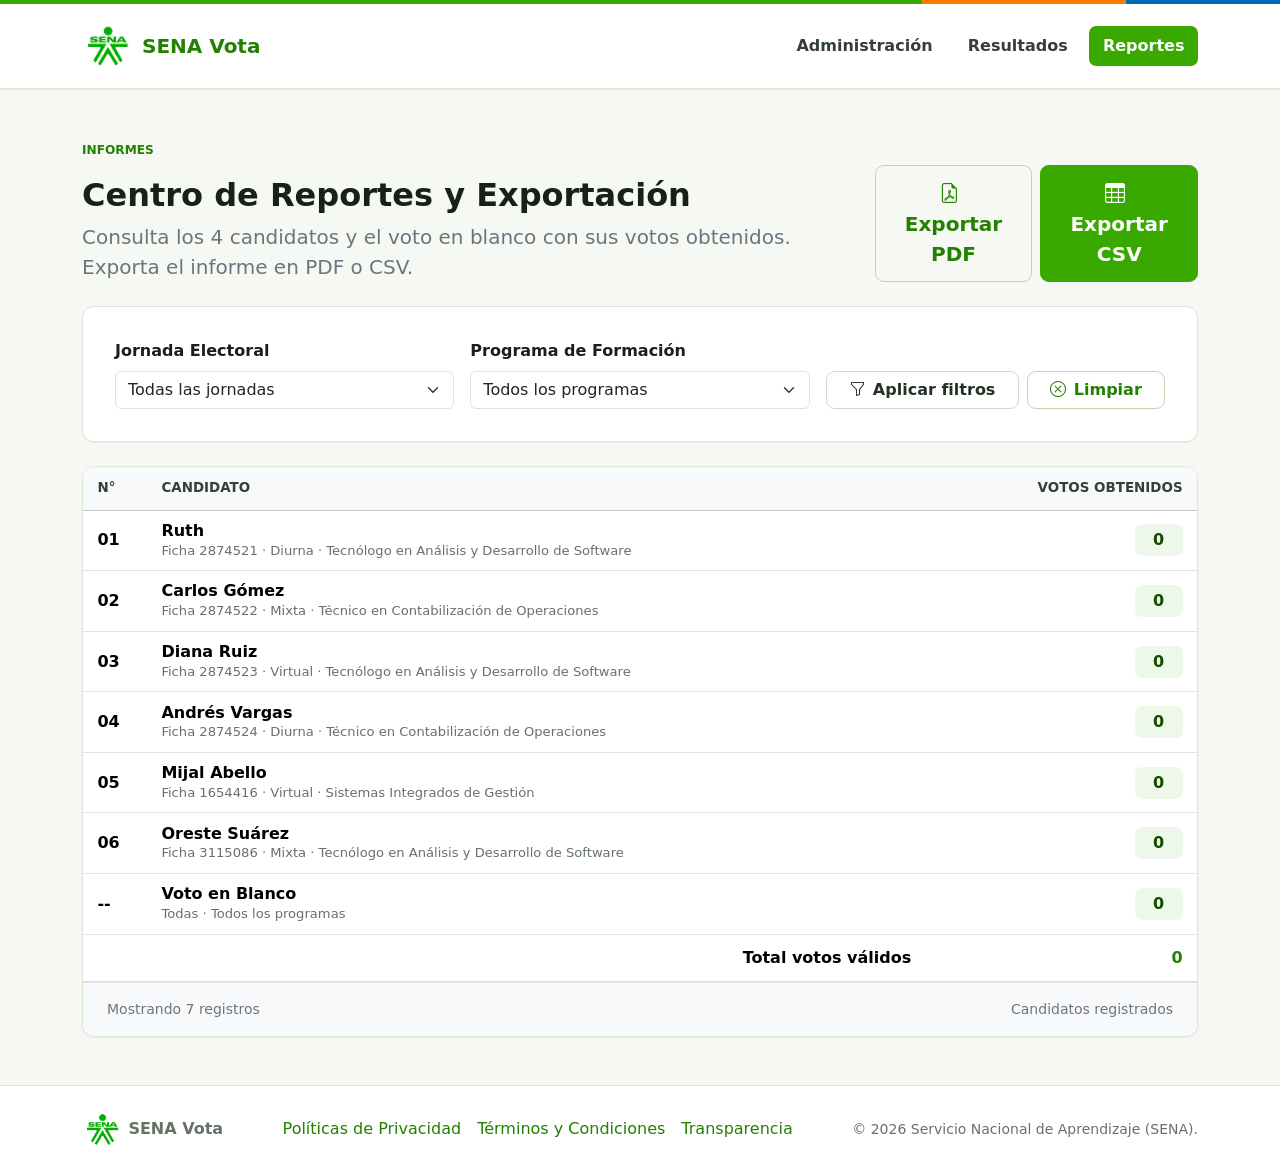
<file: reportes.html>
﻿<!doctype html>
<html lang="es">
  <head>
    <meta charset="utf-8">
    <meta name="viewport" content="width=device-width, initial-scale=1">
    <title>Reportes - SENA Vota</title>
    <link href="https://cdn.jsdelivr.net/npm/bootstrap@5.3.3/dist/css/bootstrap.min.css" rel="stylesheet">
    <link href="https://cdn.jsdelivr.net/npm/bootstrap-icons@1.11.3/font/bootstrap-icons.css" rel="stylesheet">
    <link href="css/styles.css" rel="stylesheet">
  </head>
  <body>
    <div class="brand-strip"></div>
    <nav class="navbar navbar-expand-lg bg-white sticky-top no-print">
      <div class="container">
        <a class="navbar-brand fw-bold text-sena" href="index.html"><img class="sena-logo" src="assets/logo-sena.png" alt="Logo SENA"><span>SENA Vota</span></a>
        <button class="navbar-toggler" type="button" data-bs-toggle="collapse" data-bs-target="#mainNav" aria-controls="mainNav" aria-expanded="false" aria-label="Abrir menu"><span class="navbar-toggler-icon"></span></button>
        <div class="collapse navbar-collapse" id="mainNav">
          <ul class="navbar-nav ms-auto align-items-lg-center gap-lg-2">
            <li class="nav-item"><a data-nav class="nav-link" href="admin.html">Administración</a></li>
            <li class="nav-item"><a data-nav class="nav-link" href="resultados.html">Resultados</a></li>
            <li class="nav-item"><a data-nav class="nav-link" href="reportes.html">Reportes</a></li>
          </ul>
        </div>
      </div>
    </nav>

    <main class="container py-5">
      <div class="print-only mb-4"><h1>Reporte SENA Vota</h1></div>
      <section class="d-flex flex-column flex-lg-row justify-content-between align-items-lg-end gap-4">
        <div>
          <p class="eyebrow">Informes</p>
          <h1 class="h2 fw-bold">Centro de Reportes y Exportación</h1>
          <p class="lead text-secondary mb-0">Consulta los 4 candidatos y el voto en blanco con sus votos obtenidos. Exporta el informe en PDF o CSV.</p>
        </div>
        <div class="d-flex flex-column flex-sm-row gap-2 no-print">
          <button id="downloadPdf" class="btn btn-outline-success btn-lg" type="button"><i class="bi bi-file-earmark-pdf me-2"></i>Exportar PDF</button>
          <button id="downloadCsv" class="btn btn-success btn-lg" type="button"><i class="bi bi-table me-2"></i>Exportar CSV</button>
        </div>
      </section>

      <section class="panel mt-4 no-print">
        <form class="row g-3 align-items-end" id="reportFilters">
          <div class="col-md-4">
            <label for="jornada" class="form-label fw-semibold">Jornada Electoral</label>
            <select id="jornada" class="form-select">
              <option value="todas">Todas las jornadas</option>
              <option value="Diurna">Diurna</option>
              <option value="Mixta">Mixta</option>
              <option value="Virtual">Virtual</option>
            </select>
          </div>
          <div class="col-md-4">
            <label for="programa" class="form-label fw-semibold">Programa de Formación</label>
            <select id="programa" class="form-select">
              <option value="todos">Todos los programas</option>
              <option value="sistemas">Tecnólogo en Análisis y Desarrollo de Software</option>
              <option value="contabilidad">Técnico en Contabilización de Operaciones</option>
            </select>
          </div>
          <div class="col-md-4 d-grid d-sm-flex gap-2">
            <button class="btn btn-outline-dark flex-fill" type="submit"><i class="bi bi-funnel me-2"></i>Aplicar filtros</button>
            <button id="resetFilters" class="btn btn-outline-success flex-fill" type="button"><i class="bi bi-x-circle me-2"></i>Limpiar</button>
          </div>
        </form>
      </section>

      <section class="panel mt-4 p-0 overflow-hidden">
        <div class="table-responsive">
          <table class="table table-sm align-middle mb-0 report-table">
            <thead class="table-light">
              <tr>
                <th>N°</th>
                <th>Candidato</th>
                <th class="text-end">Votos obtenidos</th>
              </tr>
            </thead>
            <tbody id="reportTable"></tbody>
            <tfoot>
              <tr>
                <th colspan="2" class="text-end">Total votos válidos</th>
                <th id="reportTotal" class="text-end text-sena">0</th>
              </tr>
            </tfoot>
          </table>
        </div>
        <div class="d-flex justify-content-between align-items-center px-4 py-3 bg-light border-top no-print">
          <small id="reportCount" class="text-secondary">Mostrando registros</small>
          <small class="text-secondary">Candidatos registrados</small>
        </div>
      </section>
    </main>

    <footer class="site-footer no-print">
      <div class="container d-flex flex-column flex-lg-row justify-content-between align-items-center gap-3">
        <span class="d-inline-flex align-items-center gap-2"><img class="sena-logo" src="assets/logo-sena.png" alt=""> <strong>SENA Vota</strong></span>
        <nav class="d-flex flex-wrap justify-content-center gap-3"><a href="privacidad.html">Políticas de Privacidad</a><a href="terminos.html">Términos y Condiciones</a><a href="transparencia.html">Transparencia</a></nav>
        <small>© 2026 Servicio Nacional de Aprendizaje (SENA).</small>
      </div>
    </footer>

    <script src="https://cdn.jsdelivr.net/npm/bootstrap@5.3.3/dist/js/bootstrap.bundle.min.js"></script>
    <script src="js/admin-guard.js"></script>
    <script src="js/app.js"></script>
  </body>
</html>
</file>
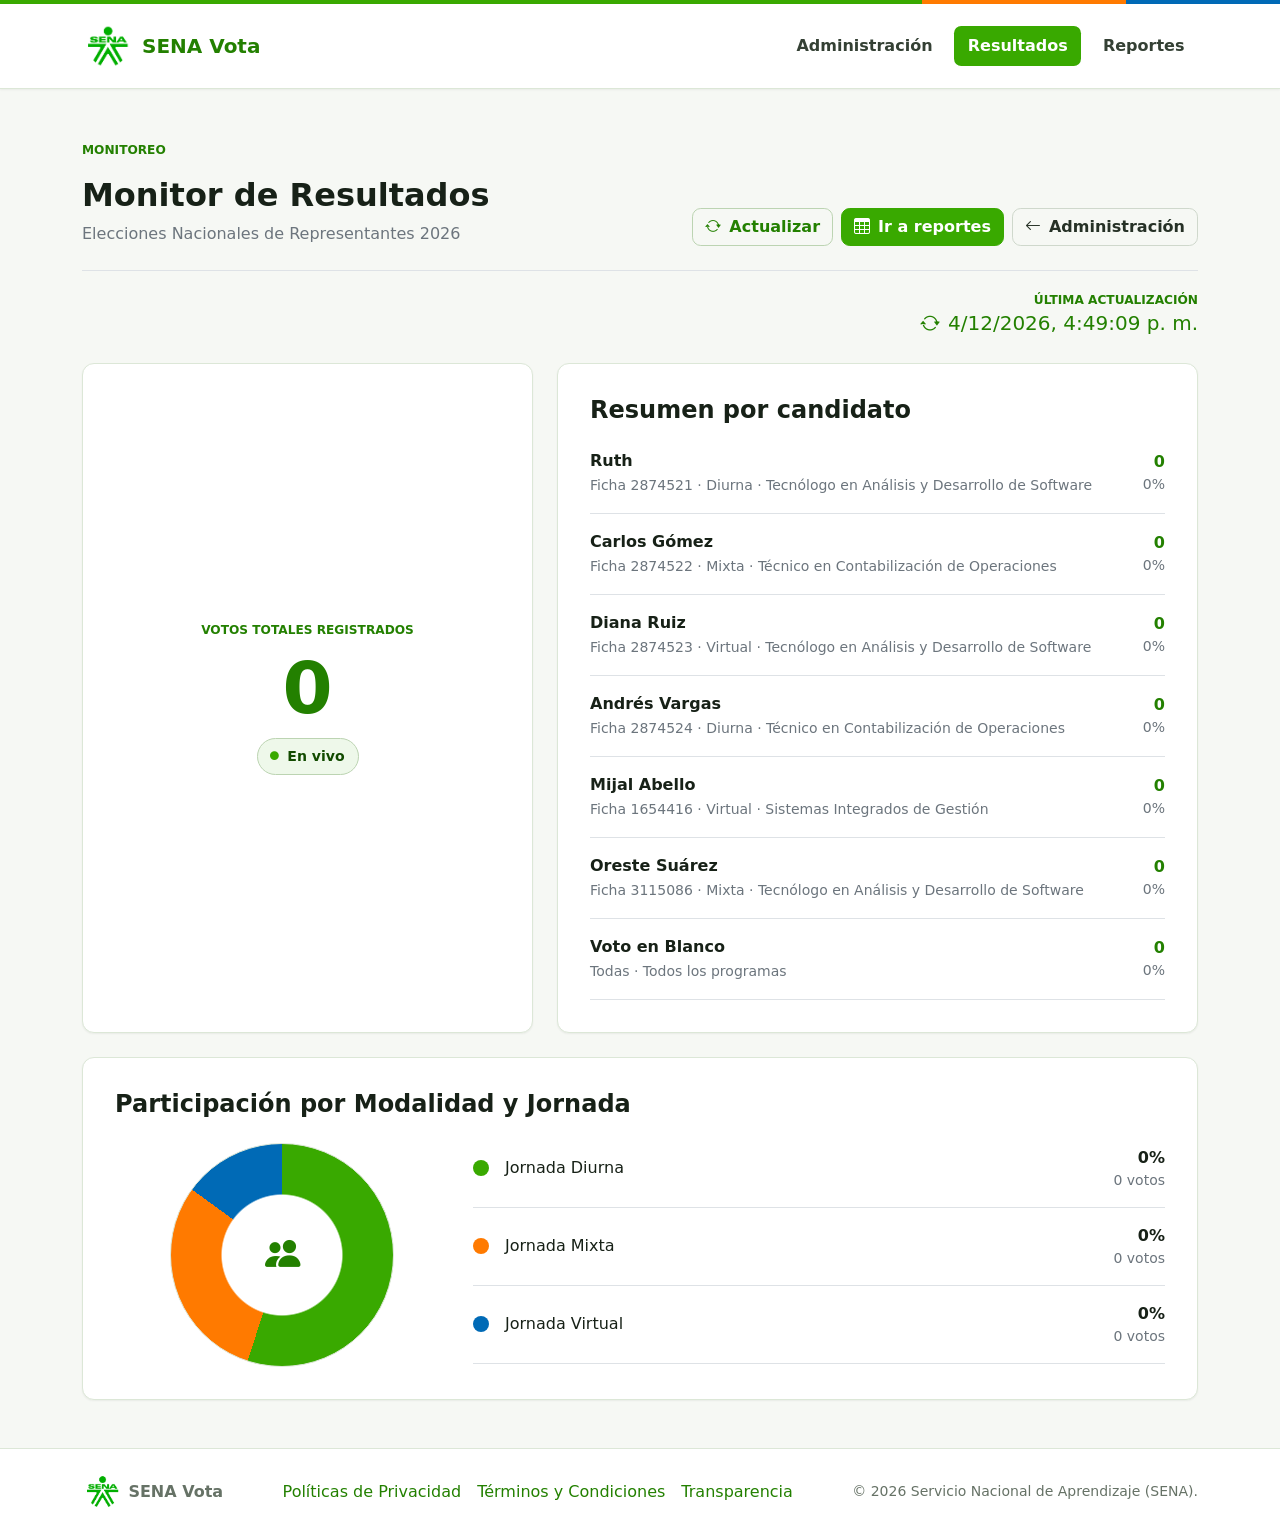
<file: resultados.html>
﻿<!doctype html>
<html lang="es">
  <head>
    <meta charset="utf-8">
    <meta name="viewport" content="width=device-width, initial-scale=1">
    <title>SENA Vota - Resultados</title>
    <link href="https://cdn.jsdelivr.net/npm/bootstrap@5.3.3/dist/css/bootstrap.min.css" rel="stylesheet">
    <link href="https://cdn.jsdelivr.net/npm/bootstrap-icons@1.11.3/font/bootstrap-icons.css" rel="stylesheet">
    <link href="css/styles.css" rel="stylesheet">
  </head>
  <body>
    <div class="brand-strip"></div>
    <nav class="navbar navbar-expand-lg bg-white sticky-top">
      <div class="container">
        <a class="navbar-brand fw-bold text-sena" href="index.html"><img class="sena-logo" src="assets/logo-sena.png" alt="Logo SENA"><span>SENA Vota</span></a>
        <button class="navbar-toggler" type="button" data-bs-toggle="collapse" data-bs-target="#mainNav" aria-controls="mainNav" aria-expanded="false" aria-label="Abrir menu"><span class="navbar-toggler-icon"></span></button>
        <div class="collapse navbar-collapse" id="mainNav">
          <ul class="navbar-nav ms-auto align-items-lg-center gap-lg-2">
            <li class="nav-item"><a data-nav class="nav-link" href="admin.html">Administración</a></li>
            <li class="nav-item"><a data-nav class="nav-link" href="resultados.html">Resultados</a></li>
            <li class="nav-item"><a data-nav class="nav-link" href="reportes.html">Reportes</a></li>
          </ul>
        </div>
      </div>
    </nav>

    <main class="container py-5">
      <section class="d-flex flex-column flex-lg-row justify-content-between gap-3 border-bottom pb-4">
        <div>
          <p class="eyebrow">Monitoreo</p>
          <h1 class="h2 fw-bold">Monitor de Resultados</h1>
          <p class="text-secondary mb-0">Elecciones Nacionales de Representantes 2026</p>
        </div>
        <div class="d-flex flex-column flex-sm-row align-items-sm-end gap-2">
          <button id="refreshResults" class="btn btn-outline-success" type="button"><i class="bi bi-arrow-repeat me-2"></i>Actualizar</button>
          <a class="btn btn-success" href="reportes.html"><i class="bi bi-table me-2"></i>Ir a reportes</a>
          <a class="btn btn-outline-dark" href="admin.html"><i class="bi bi-arrow-left me-2"></i>Administración</a>
        </div>
      </section>
      <div class="text-md-end mt-3">
        <span class="eyebrow">Última actualización</span>
        <div class="h5 text-sena mb-0"><i class="bi bi-arrow-repeat me-2"></i><span id="lastUpdate">Cargando...</span></div>
      </div>

      <section class="row g-4 mt-1">
        <div class="col-lg-5">
          <article class="metric-card h-100">
            <span class="eyebrow">Votos totales registrados</span>
            <strong id="totalVotes" class="metric-number">0</strong>
            <span class="live-pill"><i class="bi bi-circle-fill"></i> En vivo</span>
          </article>
        </div>
        <div class="col-lg-7">
          <article class="panel h-100">
            <h2 class="h4 fw-bold mb-4">Resumen por candidato</h2>
            <div id="candidateSummary" class="vstack gap-3"></div>
          </article>
        </div>
        <div class="col-12">
          <article class="panel">
            <h2 class="h4 fw-bold mb-4">Participación por Modalidad y Jornada</h2>
            <div class="row align-items-center gy-4">
              <div class="col-md-4 text-center"><div class="donut-chart mx-auto"><i class="bi bi-people-fill"></i></div></div>
              <div class="col-md-8"><div id="participationList" class="vstack gap-3"></div></div>
            </div>
          </article>
        </div>
      </section>
    </main>

    <footer class="site-footer">
      <div class="container d-flex flex-column flex-lg-row justify-content-between align-items-center gap-3">
        <span class="d-inline-flex align-items-center gap-2"><img class="sena-logo" src="assets/logo-sena.png" alt=""> <strong>SENA Vota</strong></span>
        <nav class="d-flex flex-wrap justify-content-center gap-3"><a href="privacidad.html">Políticas de Privacidad</a><a href="terminos.html">Términos y Condiciones</a><a href="transparencia.html">Transparencia</a></nav>
        <small>© 2026 Servicio Nacional de Aprendizaje (SENA).</small>
      </div>
    </footer>

    <script src="https://cdn.jsdelivr.net/npm/bootstrap@5.3.3/dist/js/bootstrap.bundle.min.js"></script>
    <script src="js/admin-guard.js"></script>
    <script src="js/app.js"></script>
  </body>
</html>
</file>
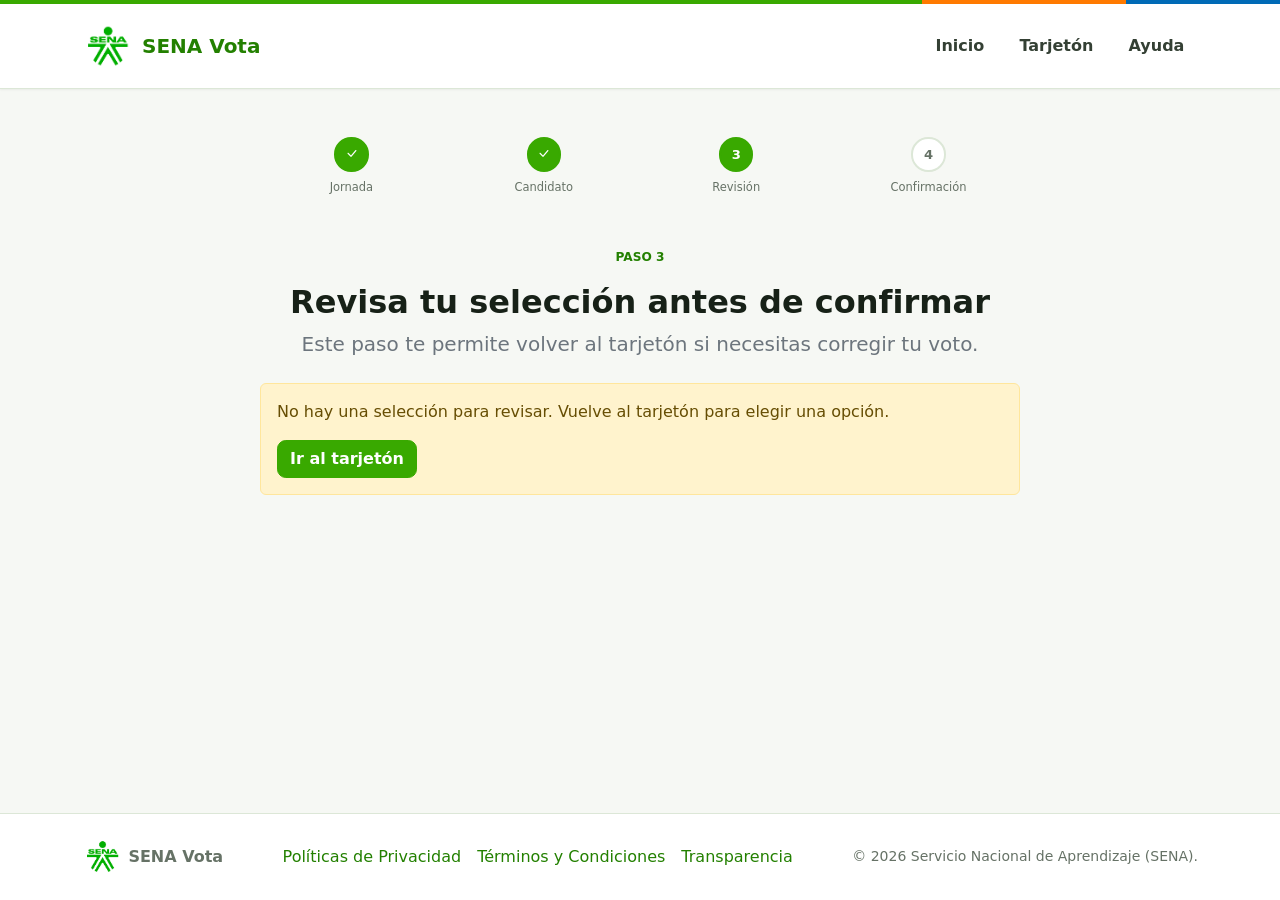
<file: revision.html>
﻿<!doctype html>
<html lang="es">
  <head>
    <meta charset="utf-8">
    <meta name="viewport" content="width=device-width, initial-scale=1">
    <title>SENA Vota - Revisión</title>
    <link href="https://cdn.jsdelivr.net/npm/bootstrap@5.3.3/dist/css/bootstrap.min.css" rel="stylesheet">
    <link href="https://cdn.jsdelivr.net/npm/bootstrap-icons@1.11.3/font/bootstrap-icons.css" rel="stylesheet">
    <link href="css/styles.css" rel="stylesheet">
  </head>
  <body>
    <div class="brand-strip"></div>
    <nav class="navbar navbar-expand-lg bg-white sticky-top">
      <div class="container">
        <a class="navbar-brand fw-bold text-sena" href="index.html"><img class="sena-logo" src="assets/logo-sena.png" alt="Logo SENA"><span>SENA Vota</span></a>
        <button class="navbar-toggler" type="button" data-bs-toggle="collapse" data-bs-target="#mainNav" aria-controls="mainNav" aria-expanded="false" aria-label="Abrir menu"><span class="navbar-toggler-icon"></span></button>
        <div class="collapse navbar-collapse" id="mainNav">
          <ul class="navbar-nav ms-auto align-items-lg-center gap-lg-2">
            <li class="nav-item"><a data-nav class="nav-link" href="index.html">Inicio</a></li>
            <li class="nav-item"><a data-nav class="nav-link" href="votar.html">Tarjetón</a></li>
            <li class="nav-item"><a data-nav class="nav-link" href="ayuda.html">Ayuda</a></li>
          </ul>
        </div>
      </div>
    </nav>

    <main class="container py-5">
      <ol class="stepper mx-auto mb-5" aria-label="Progreso de votacion">
        <li class="done"><span><i class="bi bi-check-lg"></i></span><small>Jornada</small></li>
        <li class="done"><span><i class="bi bi-check-lg"></i></span><small>Candidato</small></li>
        <li class="active"><span>3</span><small>Revisión</small></li>
        <li><span>4</span><small>Confirmación</small></li>
      </ol>

      <section class="page-intro mx-auto text-center">
        <p class="eyebrow">Paso 3</p>
        <h1 class="h2 fw-bold">Revisa tu selección antes de confirmar</h1>
        <p class="lead text-secondary">Este paso te permite volver al tarjetón si necesitas corregir tu voto.</p>
      </section>

      <section id="reviewBox" class="panel mt-4 mx-auto" style="max-width: 760px;">
        <div class="row g-3">
          <div class="col-sm-6"><span class="eyebrow">Jornada</span><h2 id="reviewJourney" class="h4"></h2></div>
          <div class="col-sm-6"><span class="eyebrow">Candidato</span><h2 id="reviewCandidate" class="h4"></h2></div>
          <div class="col-12"><span class="eyebrow">Resumen de propuesta</span><p id="reviewProposal" class="mb-0 text-secondary"></p></div>
        </div>
        <div class="d-flex flex-column flex-sm-row justify-content-end gap-2 mt-4 pt-4 border-top">
          <a class="btn btn-outline-dark btn-lg" href="votar.html"><i class="bi bi-pencil me-2"></i>Editar selección</a>
          <button id="confirmVote" class="btn btn-success btn-lg" type="button"><i class="bi bi-shield-check me-2"></i>Confirmar voto</button>
        </div>
      </section>

      <section id="emptyReview" class="alert alert-warning d-none mx-auto mt-4" style="max-width: 760px;">
        No hay una selección para revisar. Vuelve al tarjetón para elegir una opción.
        <div class="mt-3"><a class="btn btn-success" href="votar.html">Ir al tarjetón</a></div>
      </section>
    </main>

    <footer class="site-footer">
      <div class="container d-flex flex-column flex-lg-row justify-content-between align-items-center gap-3">
        <span class="d-inline-flex align-items-center gap-2"><img class="sena-logo" src="assets/logo-sena.png" alt=""> <strong>SENA Vota</strong></span>
        <nav class="d-flex flex-wrap justify-content-center gap-3"><a href="privacidad.html">Políticas de Privacidad</a><a href="terminos.html">Términos y Condiciones</a><a href="transparencia.html">Transparencia</a></nav>
        <small>© 2026 Servicio Nacional de Aprendizaje (SENA).</small>
      </div>
    </footer>

    <script src="https://cdn.jsdelivr.net/npm/bootstrap@5.3.3/dist/js/bootstrap.bundle.min.js"></script>
    <script src="js/app.js"></script>
  </body>
</html>
</file>
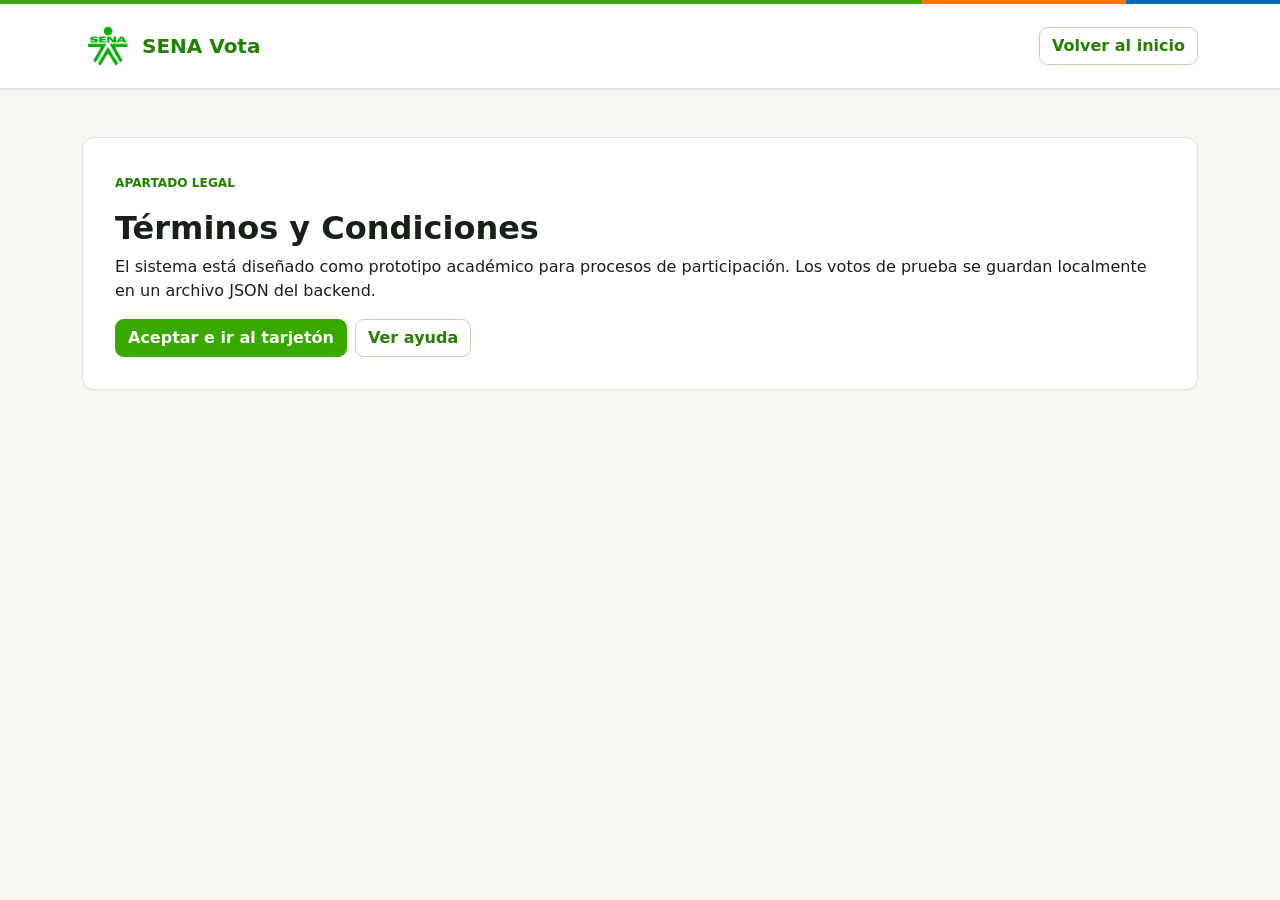
<file: terminos.html>
﻿<!doctype html>
<html lang="es">
  <head>
    <meta charset="utf-8">
    <meta name="viewport" content="width=device-width, initial-scale=1">
    <title>Términos - SENA Vota</title>
    <link href="https://cdn.jsdelivr.net/npm/bootstrap@5.3.3/dist/css/bootstrap.min.css" rel="stylesheet">
    <link href="https://cdn.jsdelivr.net/npm/bootstrap-icons@1.11.3/font/bootstrap-icons.css" rel="stylesheet">
    <link href="css/styles.css" rel="stylesheet">
  </head>
  <body>
    <div class="brand-strip"></div>
    <nav class="navbar navbar-expand-lg bg-white sticky-top">
      <div class="container">
        <a class="navbar-brand fw-bold text-sena" href="index.html"><img class="sena-logo" src="assets/logo-sena.png" alt="Logo SENA"><span>SENA Vota</span></a>
        <a class="btn btn-outline-success ms-auto" href="index.html">Volver al inicio</a>
      </div>
    </nav>
    <main class="container py-5">
      <section class="panel">
        <p class="eyebrow">Apartado legal</p>
        <h1 class="h2 fw-bold">Términos y Condiciones</h1>
        <p>El sistema está diseñado como prototipo académico para procesos de participación. Los votos de prueba se guardan localmente en un archivo JSON del backend.</p>
        <div class="d-flex gap-2 flex-wrap">
          <a class="btn btn-success" href="votar.html">Aceptar e ir al tarjetón</a>
          <a class="btn btn-outline-success" href="ayuda.html">Ver ayuda</a>
        </div>
      </section>
    </main>
    <script src="https://cdn.jsdelivr.net/npm/bootstrap@5.3.3/dist/js/bootstrap.bundle.min.js"></script>
    <script src="js/app.js"></script>
  </body>
</html>
</file>
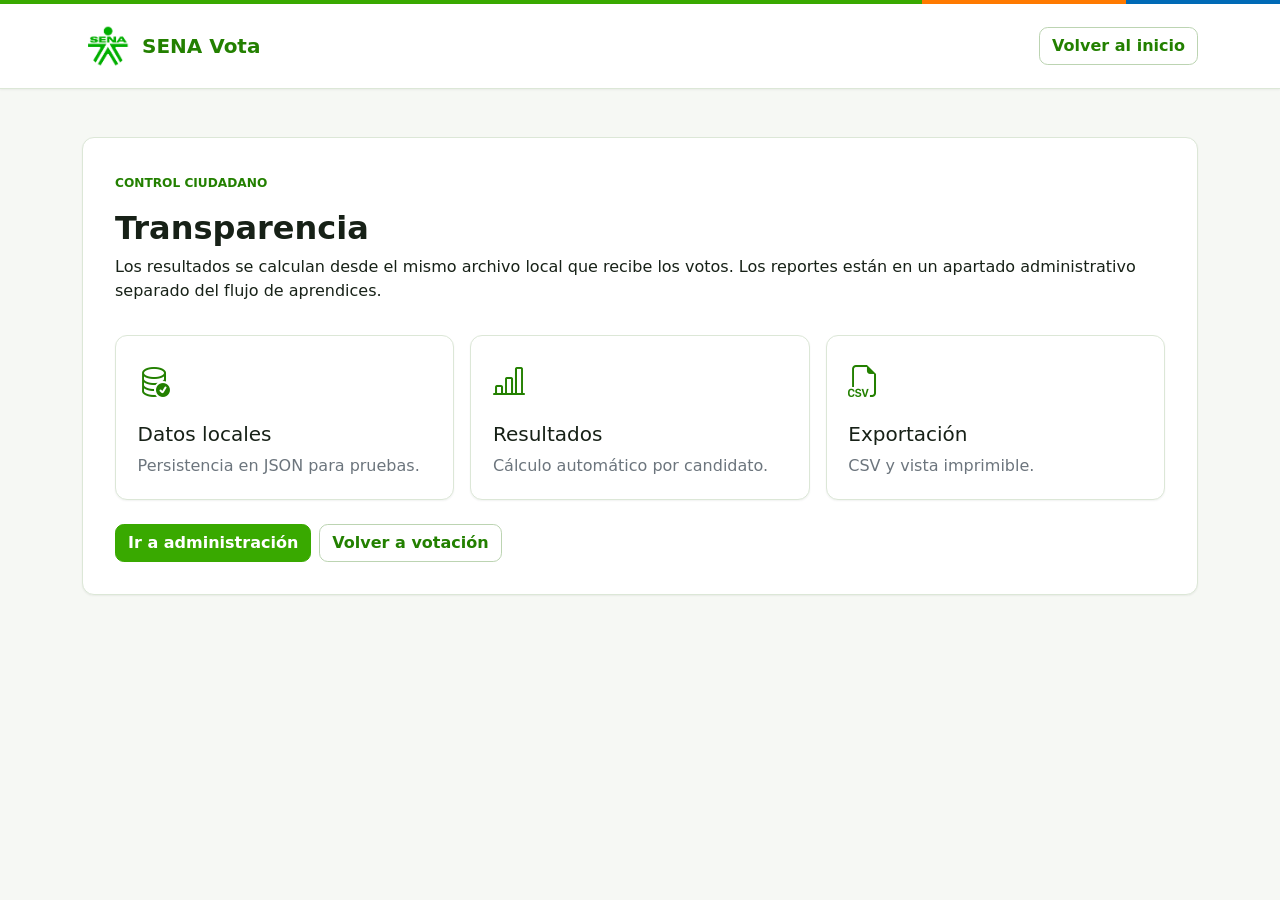
<file: transparencia.html>
﻿<!doctype html>
<html lang="es">
  <head>
    <meta charset="utf-8">
    <meta name="viewport" content="width=device-width, initial-scale=1">
    <title>Transparencia - SENA Vota</title>
    <link href="https://cdn.jsdelivr.net/npm/bootstrap@5.3.3/dist/css/bootstrap.min.css" rel="stylesheet">
    <link href="https://cdn.jsdelivr.net/npm/bootstrap-icons@1.11.3/font/bootstrap-icons.css" rel="stylesheet">
    <link href="css/styles.css" rel="stylesheet">
  </head>
  <body>
    <div class="brand-strip"></div>
    <nav class="navbar navbar-expand-lg bg-white sticky-top">
      <div class="container">
        <a class="navbar-brand fw-bold text-sena" href="index.html"><img class="sena-logo" src="assets/logo-sena.png" alt="Logo SENA"><span>SENA Vota</span></a>
        <a class="btn btn-outline-success ms-auto" href="index.html">Volver al inicio</a>
      </div>
    </nav>
    <main class="container py-5">
      <section class="panel">
        <p class="eyebrow">Control ciudadano</p>
        <h1 class="h2 fw-bold">Transparencia</h1>
        <p>Los resultados se calculan desde el mismo archivo local que recibe los votos. Los reportes están en un apartado administrativo separado del flujo de aprendices.</p>
        <div class="row g-3 mt-2">
          <div class="col-md-4"><div class="info-tile"><i class="bi bi-database-check fs-2 text-sena"></i><h2 class="h5 mt-3">Datos locales</h2><p class="mb-0 text-secondary">Persistencia en JSON para pruebas.</p></div></div>
          <div class="col-md-4"><div class="info-tile"><i class="bi bi-bar-chart-line fs-2 text-sena"></i><h2 class="h5 mt-3">Resultados</h2><p class="mb-0 text-secondary">Cálculo automático por candidato.</p></div></div>
          <div class="col-md-4"><div class="info-tile"><i class="bi bi-filetype-csv fs-2 text-sena"></i><h2 class="h5 mt-3">Exportación</h2><p class="mb-0 text-secondary">CSV y vista imprimible.</p></div></div>
        </div>
        <div class="mt-4 d-flex gap-2 flex-wrap">
          <a class="btn btn-success" href="admin.html">Ir a administración</a>
          <a class="btn btn-outline-success" href="index.html">Volver a votación</a>
        </div>
      </section>
    </main>
    <script src="https://cdn.jsdelivr.net/npm/bootstrap@5.3.3/dist/js/bootstrap.bundle.min.js"></script>
    <script src="js/app.js"></script>
  </body>
</html>
</file>
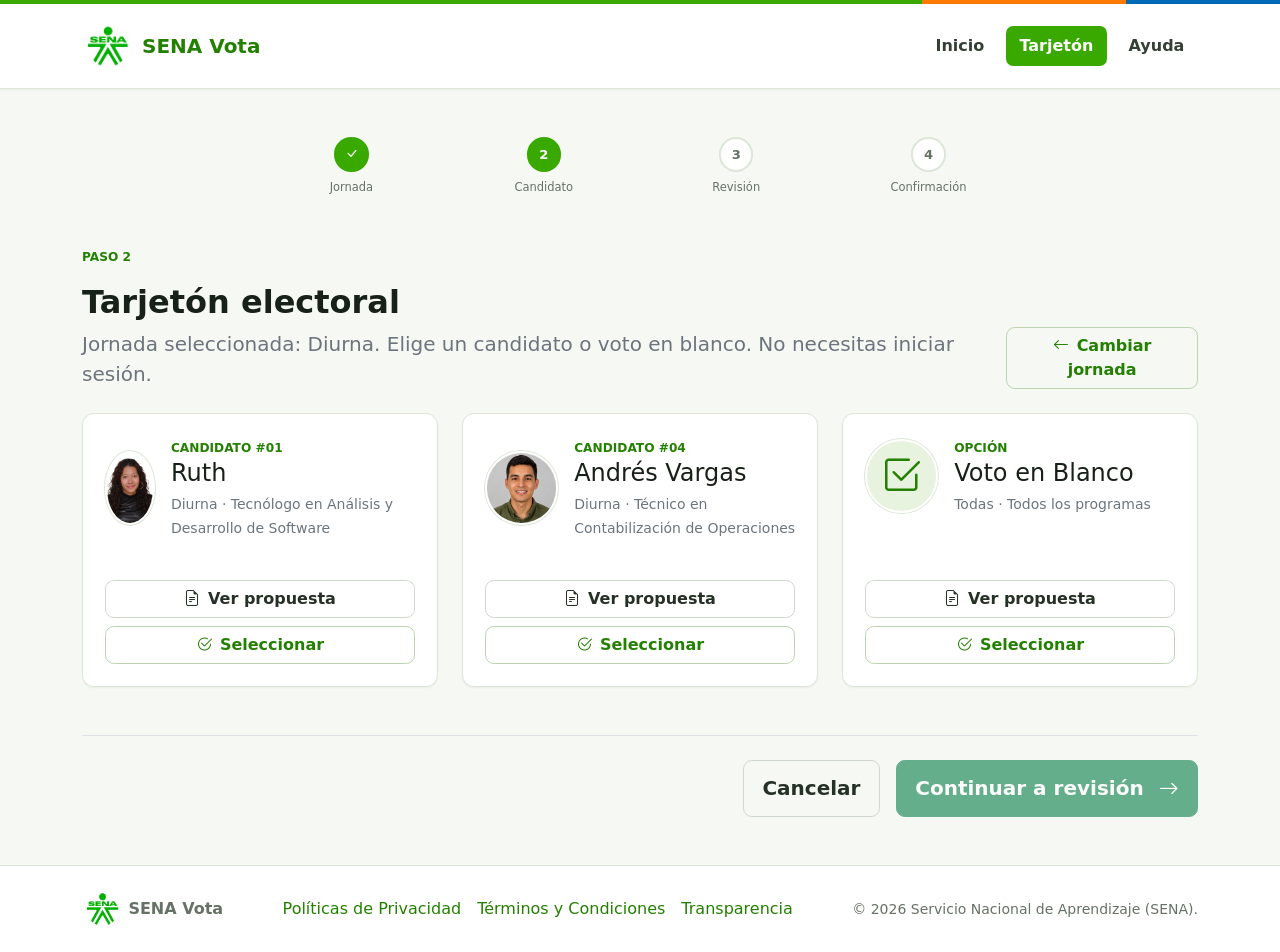
<file: votar.html>
﻿<!doctype html>
<html lang="es">
  <head>
    <meta charset="utf-8">
    <meta name="viewport" content="width=device-width, initial-scale=1">
    <title>SENA Vota - Tarjetón</title>
    <link href="https://cdn.jsdelivr.net/npm/bootstrap@5.3.3/dist/css/bootstrap.min.css" rel="stylesheet">
    <link href="https://cdn.jsdelivr.net/npm/bootstrap-icons@1.11.3/font/bootstrap-icons.css" rel="stylesheet">
    <link href="css/styles.css" rel="stylesheet">
  </head>
  <body>
    <div class="brand-strip"></div>
    <nav class="navbar navbar-expand-lg bg-white sticky-top">
      <div class="container">
        <a class="navbar-brand fw-bold text-sena" href="index.html"><img class="sena-logo" src="assets/logo-sena.png" alt="Logo SENA"><span>SENA Vota</span></a>
        <button class="navbar-toggler" type="button" data-bs-toggle="collapse" data-bs-target="#mainNav" aria-controls="mainNav" aria-expanded="false" aria-label="Abrir menu"><span class="navbar-toggler-icon"></span></button>
        <div class="collapse navbar-collapse" id="mainNav">
          <ul class="navbar-nav ms-auto align-items-lg-center gap-lg-2">
            <li class="nav-item"><a data-nav class="nav-link" href="index.html">Inicio</a></li>
            <li class="nav-item"><a data-nav class="nav-link" href="votar.html">Tarjetón</a></li>
            <li class="nav-item"><a data-nav class="nav-link" href="ayuda.html">Ayuda</a></li>
          </ul>
        </div>
      </div>
    </nav>

    <main class="container py-5">
      <ol class="stepper mx-auto mb-5" aria-label="Progreso de votacion">
        <li class="done"><span><i class="bi bi-check-lg"></i></span><small>Jornada</small></li>
        <li class="active"><span>2</span><small>Candidato</small></li>
        <li><span>3</span><small>Revisión</small></li>
        <li><span>4</span><small>Confirmación</small></li>
      </ol>

      <section class="d-flex flex-column flex-lg-row justify-content-between align-items-lg-end gap-3">
        <div>
          <p class="eyebrow">Paso 2</p>
          <h1 class="h2 fw-bold">Tarjetón electoral</h1>
          <p class="lead text-secondary mb-0">Jornada seleccionada: <strong id="journeyLabel">Diurna</strong>. Elige un candidato o voto en blanco. No necesitas iniciar sesión.</p>
        </div>
        <a class="btn btn-outline-success" href="index.html"><i class="bi bi-arrow-left me-2"></i>Cambiar jornada</a>
      </section>

      <form id="votingForm" class="mt-4">
        <div id="candidateGrid" class="row g-4"></div>
        <div class="d-flex flex-column flex-sm-row justify-content-end gap-3 mt-5 pt-4 border-top">
          <a class="btn btn-outline-dark btn-lg" href="index.html">Cancelar</a>
          <button class="btn btn-success btn-lg" type="submit" disabled>Continuar a revisión <i class="bi bi-arrow-right ms-2"></i></button>
        </div>
      </form>
    </main>

    <div class="modal fade" id="proposalModal" tabindex="-1" aria-labelledby="proposalTitle" aria-hidden="true">
      <div class="modal-dialog modal-dialog-centered">
        <div class="modal-content">
          <div class="modal-header">
            <div>
              <h2 class="modal-title h5" id="proposalTitle">Propuesta</h2>
            </div>
            <button type="button" class="btn-close" data-bs-dismiss="modal" aria-label="Cerrar"></button>
          </div>
          <div class="modal-body">
            <p id="proposalText" class="mb-0"></p>
          </div>
          <div class="modal-footer">
            <button type="button" class="btn btn-success" data-bs-dismiss="modal">Entendido</button>
          </div>
        </div>
      </div>
    </div>

    <footer class="site-footer">
      <div class="container d-flex flex-column flex-lg-row justify-content-between align-items-center gap-3">
        <span class="d-inline-flex align-items-center gap-2"><img class="sena-logo" src="assets/logo-sena.png" alt=""> <strong>SENA Vota</strong></span>
        <nav class="d-flex flex-wrap justify-content-center gap-3"><a href="privacidad.html">Políticas de Privacidad</a><a href="terminos.html">Términos y Condiciones</a><a href="transparencia.html">Transparencia</a></nav>
        <small>© 2026 Servicio Nacional de Aprendizaje (SENA).</small>
      </div>
    </footer>

    <script src="https://cdn.jsdelivr.net/npm/bootstrap@5.3.3/dist/js/bootstrap.bundle.min.js"></script>
    <script src="js/app.js"></script>
  </body>
</html>
</file>
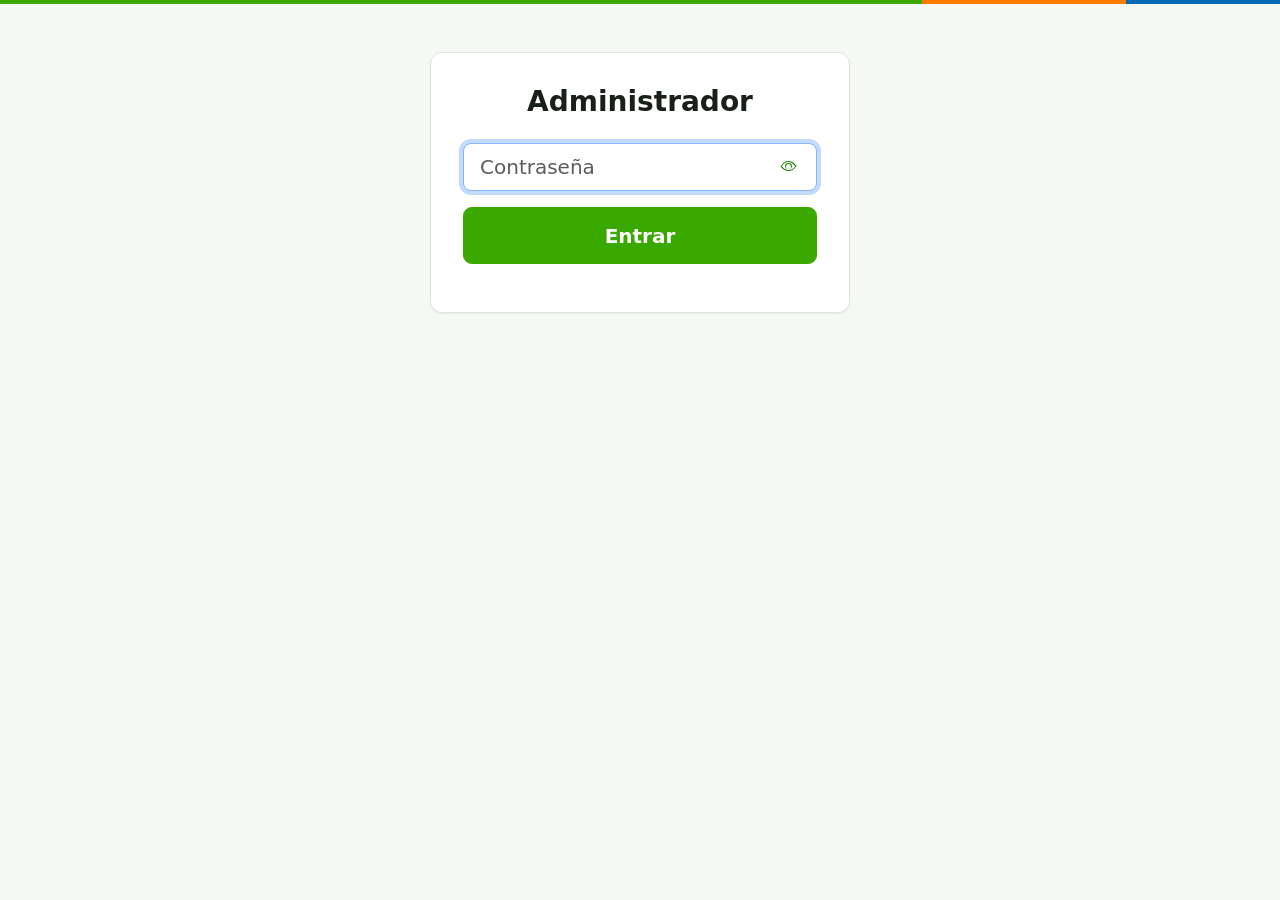
<file: frontend/admin-login.html>
<!doctype html>
<html lang="es">
  <head>
    <meta charset="utf-8">
    <meta name="viewport" content="width=device-width, initial-scale=1">
    <title>Administrador</title>
    <link href="https://cdn.jsdelivr.net/npm/bootstrap@5.3.3/dist/css/bootstrap.min.css" rel="stylesheet">
    <link href="https://cdn.jsdelivr.net/npm/bootstrap-icons@1.11.3/font/bootstrap-icons.css" rel="stylesheet">
    <link href="css/styles.css" rel="stylesheet">
  </head>
  <body>
    <div class="brand-strip"></div>
    <main class="container py-5">
      <section class="mx-auto panel" style="max-width: 420px;">
        <h1 class="h3 fw-bold text-center mb-4">Administrador</h1>
        <form id="adminLoginForm" class="vstack gap-3" method="post" action="http://127.0.0.1:5000/admin-login">
          <input id="adminNext" type="hidden" name="next" value="admin.html">
          <div class="password-field">
            <input id="adminPassword" name="password" class="form-control form-control-lg" type="password" placeholder="Contraseña" autocomplete="current-password" required autofocus>
            <button id="toggleAdminPassword" class="password-toggle" type="button" aria-label="Mostrar contraseña" aria-pressed="false">
              <i class="bi bi-eye"></i>
            </button>
          </div>
          <button class="btn btn-success btn-lg" type="submit">Entrar</button>
          <small id="adminLoginStatus" class="text-danger text-center"></small>
        </form>
      </section>
    </main>

    <script>
      const ADMIN_PASSWORD = "Adminos_2026";
      const params = new URLSearchParams(window.location.search);
      const next = params.get("next");
      if (next) document.querySelector("#adminNext").value = next.replace(/^\/+/, "");
      if (params.get("error") === "1") {
        document.querySelector("#adminLoginStatus").textContent = "Contraseña incorrecta.";
      }

      const isFlaskOrigin = ["127.0.0.1:5000", "localhost:5000"].includes(window.location.host);
      const form = document.querySelector("#adminLoginForm");
      const passwordInput = document.querySelector("#adminPassword");
      const togglePassword = document.querySelector("#toggleAdminPassword");

      togglePassword.addEventListener("click", () => {
        const shouldShow = passwordInput.type === "password";
        passwordInput.type = shouldShow ? "text" : "password";
        togglePassword.setAttribute("aria-label", shouldShow ? "Ocultar contraseña" : "Mostrar contraseña");
        togglePassword.setAttribute("aria-pressed", String(shouldShow));
        togglePassword.innerHTML = `<i class="bi ${shouldShow ? "bi-eye-slash" : "bi-eye"}"></i>`;
        passwordInput.focus();
      });

      if (isFlaskOrigin) {
        form.action = "/admin-login";
      } else {
        form.addEventListener("submit", (event) => {
          event.preventDefault();
          const password = document.querySelector("#adminPassword").value.trim();
          const nextPage = document.querySelector("#adminNext").value || "admin.html";
          if (password !== ADMIN_PASSWORD) {
            document.querySelector("#adminLoginStatus").textContent = "Contraseña incorrecta.";
            return;
          }
          sessionStorage.setItem("sena_admin_authenticated", "true");
          sessionStorage.setItem("sena_admin_key", password);
          window.location.href = nextPage;
        });
      }
    </script>
  </body>
</html>
</file>
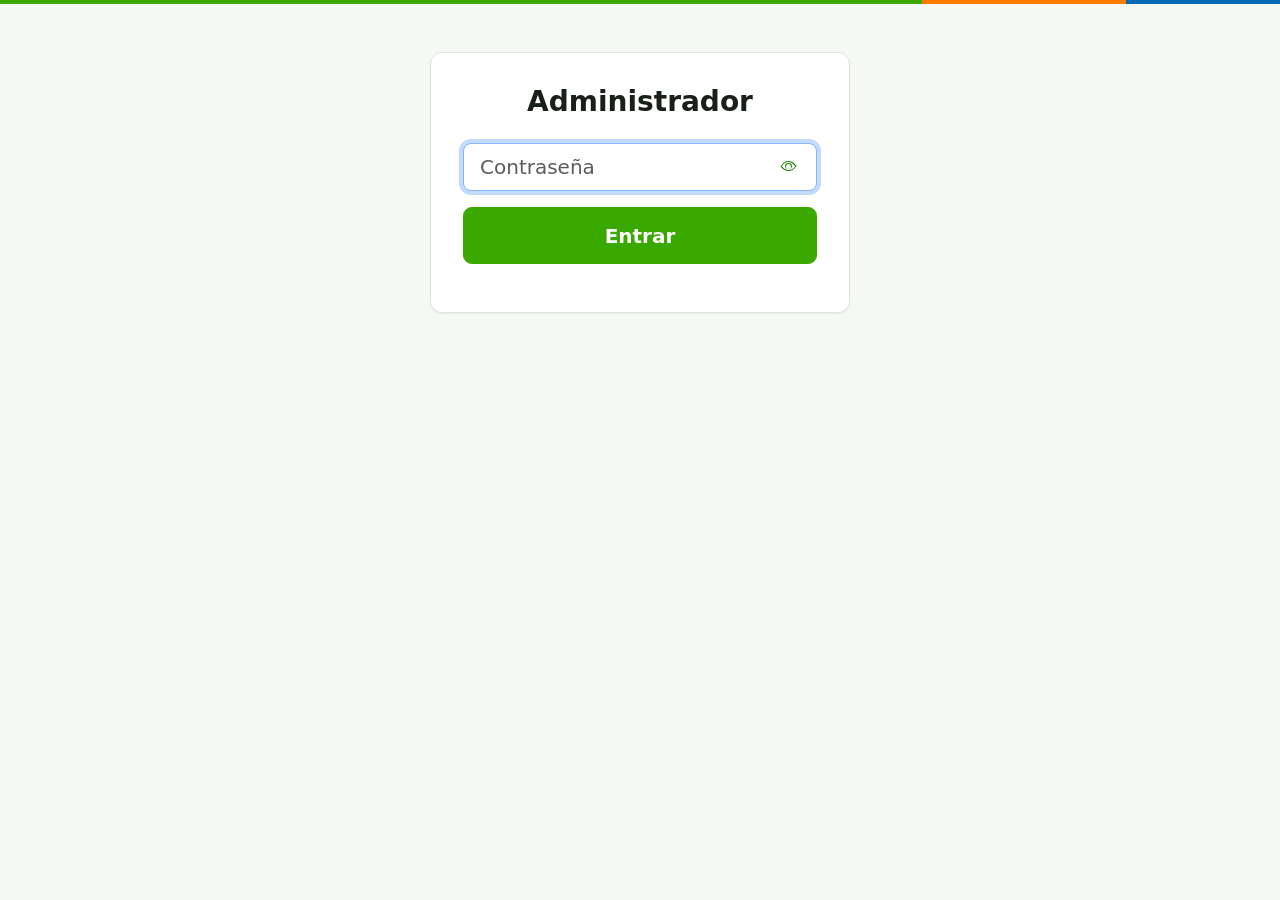
<file: frontend/admin.html>
<!doctype html>
<html lang="es">
  <head>
    <meta charset="utf-8">
    <meta name="viewport" content="width=device-width, initial-scale=1">
    <title>Sistema - SENA Vota</title>
    <link href="https://cdn.jsdelivr.net/npm/bootstrap@5.3.3/dist/css/bootstrap.min.css" rel="stylesheet">
    <link href="https://cdn.jsdelivr.net/npm/bootstrap-icons@1.11.3/font/bootstrap-icons.css" rel="stylesheet">
    <link href="css/styles.css" rel="stylesheet">
  </head>
  <body>
    <div class="brand-strip"></div>
    <nav class="navbar bg-white sticky-top no-print">
      <div class="container">
        <a class="navbar-brand fw-bold text-sena" href="index.html"><img class="sena-logo" src="assets/logo-sena.png" alt="Logo SENA"><span>SENA Vota</span></a>
        <div class="admin-nav-actions">
          <a class="btn btn-outline-dark" href="index.html">Votación</a>
          <button id="adminLogoutBtn" class="btn btn-outline-success" type="button"><i class="bi bi-box-arrow-right me-2"></i>Cerrar sesión</button>
        </div>
      </div>
    </nav>

    <main class="container py-4 py-lg-5">
      <section class="d-flex flex-column flex-lg-row justify-content-between gap-3 border-bottom pb-4">
        <div>
          <p class="eyebrow">Sistema</p>
          <h1 class="h2 fw-bold">Administración y resultados</h1>
          <p class="text-secondary mb-0">Gestiona candidatos, revisa resultados y exporta reportes desde una sola pantalla.</p>
        </div>
        <div class="text-lg-end">
          <span class="eyebrow">Última actualización</span>
          <div class="h6 text-sena mb-0"><i class="bi bi-arrow-repeat me-2"></i><span id="lastUpdate">Cargando...</span></div>
        </div>
      </section>

      <section class="row g-4 mt-1">
        <div class="col-lg-4">
          <article class="metric-card h-100">
            <span class="eyebrow">Votos registrados</span>
            <strong id="totalVotes" class="metric-number">0</strong>
            <span class="live-pill"><i class="bi bi-circle-fill"></i> En vivo</span>
          </article>
        </div>
        <div class="col-lg-8">
          <article class="panel h-100">
            <h2 class="h4 fw-bold mb-3">Resultados por candidato</h2>
            <div id="candidateSummary" class="vstack gap-3"></div>
          </article>
        </div>
      </section>

      <section class="row g-4 mt-2">
        <div class="col-lg-5">
          <article class="panel h-100">
            <p class="eyebrow">Candidatos</p>
            <h2 class="h4 fw-bold">Lista editable</h2>
            <button id="addCandidateBtn" class="btn btn-outline-success w-100 mb-3" type="button"><i class="bi bi-person-plus me-2"></i>Nuevo candidato</button>
            <div id="adminCandidateList" class="vstack gap-2"></div>
          </article>
        </div>
        <div class="col-lg-7">
          <form id="candidateEditorForm" class="panel">
            <p class="eyebrow">Editor</p>
            <h2 class="h4 fw-bold mb-3">Datos del candidato</h2>
            <input type="hidden" id="editCandidateId">
            <input type="hidden" id="editPhoto">
            <input type="hidden" id="editPhotoFit" value="cover">
            <input type="hidden" id="editPhotoPosition" value="center 35%">
            <input type="hidden" id="editPhotoSize" value="100%">
            <div class="row g-3">
              <div class="col-md-6">
                <label class="form-label" for="editName">Nombre</label>
                <input id="editName" class="form-control" required>
              </div>
              <div class="col-md-6">
                <label class="form-label" for="editLastName">Apellido</label>
                <input id="editLastName" class="form-control">
              </div>
              <div class="col-md-6">
                <label class="form-label" for="editJourney">Jornada</label>
                <select id="editJourney" class="form-select">
                  <option value="Diurna">Diurna</option>
                  <option value="Mixta">Mixta</option>
                  <option value="Virtual">Virtual</option>
                  <option value="Todas">Todas</option>
                </select>
              </div>
              <div class="col-md-6">
                <label class="form-label" for="editFicha">Número de ficha</label>
                <input id="editFicha" class="form-control" placeholder="Ejemplo: 2874521">
              </div>
              <div class="col-12">
                <label class="form-label" for="editProgramLabel">Programa de formación</label>
                <input id="editProgramLabel" class="form-control" placeholder="Escribe el programa de formación">
              </div>
              <div class="col-12">
                <label class="form-label" for="editPhotoFile">Foto del candidato</label>
                <input id="editPhotoFile" class="form-control" type="file" accept="image/*">
                <div class="mt-3">
                  <span id="candidatePhotoPreview" class="candidate-photo-preview" role="img" aria-label="Foto del candidato"></span>
                </div>
              </div>
              <div class="col-12">
                <label class="form-label" for="editProposal">Resumen de propuestas</label>
                <textarea id="editProposal" class="form-control" rows="5" placeholder="Escribe un resumen corto de las propuestas"></textarea>
              </div>
            </div>
            <div id="candidateSaveProgress" class="save-progress d-none mt-3" aria-live="polite">
              <div class="d-flex justify-content-between align-items-center gap-3 mb-2">
                <span id="candidateSaveProgressLabel" class="small text-sena fw-semibold">Preparando cambios...</span>
                <span id="candidateSaveProgressPercent" class="small text-secondary">0%</span>
              </div>
              <div class="progress" role="progressbar" aria-label="Progreso al guardar candidato" aria-valuemin="0" aria-valuemax="100" aria-valuenow="0">
                <div id="candidateSaveProgressBar" class="progress-bar bg-success" style="width: 0%"></div>
              </div>
            </div>
            <div class="candidate-editor-actions mt-4">
              <button id="deleteCandidateBtn" class="btn btn-link link-danger p-0 text-start d-none" type="button">Eliminar candidato</button>
              <div class="candidate-editor-save">
                <span id="candidateEditorStatus" class="text-secondary small">Selecciona un candidato.</span>
                <button id="saveCandidateBtn" class="btn btn-success" type="submit"><i class="bi bi-save me-2"></i>Guardar candidato</button>
              </div>
            </div>
          </form>
        </div>
      </section>

      <section class="panel mt-4 no-print">
        <div class="d-flex flex-column flex-lg-row justify-content-between gap-3 mb-3">
          <div>
            <p class="eyebrow">Reportes</p>
            <h2 class="h4 fw-bold mb-0">Exportación</h2>
          </div>
          <div class="d-flex flex-column flex-sm-row gap-2">
            <button id="downloadPdf" class="btn btn-outline-success" type="button"><i class="bi bi-file-earmark-pdf me-2"></i>PDF</button>
            <button id="downloadCsv" class="btn btn-success" type="button"><i class="bi bi-table me-2"></i>CSV</button>
          </div>
        </div>
        <form class="row g-3 align-items-end" id="reportFilters">
          <div class="col-md-4">
            <label for="jornada" class="form-label fw-semibold">Jornada</label>
            <select id="jornada" class="form-select">
              <option value="todas">Todas</option>
              <option value="Diurna">Diurna</option>
              <option value="Mixta">Mixta</option>
              <option value="Virtual">Virtual</option>
            </select>
          </div>
          <div class="col-md-4">
            <label for="programa" class="form-label fw-semibold">Programa</label>
            <select id="programa" class="form-select">
              <option value="todos">Todos</option>
              <option value="analisis-y-desarrollo-de-software">Análisis y Desarrollo de Software</option>
              <option value="tecnologo-en-analisis-y-desarrollo-de-software">Tecnólogo en Análisis y Desarrollo de Software</option>
              <option value="contabilizacion-de-operaciones">Contabilización de Operaciones</option>
              <option value="sistemas-integrados-de-gestion">Sistemas Integrados de Gestión</option>
            </select>
          </div>
          <div class="col-md-4 d-grid d-sm-flex gap-2">
            <button class="btn btn-outline-dark flex-fill" type="submit"><i class="bi bi-funnel me-2"></i>Filtrar</button>
            <button id="resetFilters" class="btn btn-outline-success flex-fill" type="button"><i class="bi bi-x-circle me-2"></i>Limpiar</button>
          </div>
        </form>
      </section>

      <section class="panel mt-4 p-0 overflow-hidden">
        <div class="table-responsive">
          <table class="table table-sm align-middle mb-0 report-table">
            <thead class="table-light">
              <tr>
                <th>N°</th>
                <th>Candidato</th>
                <th class="text-end">Votos</th>
              </tr>
            </thead>
            <tbody id="reportTable"></tbody>
            <tfoot>
              <tr>
                <th colspan="2" class="text-end">Total votos válidos</th>
                <th id="reportTotal" class="text-end text-sena">0</th>
              </tr>
            </tfoot>
          </table>
        </div>
        <div class="d-flex justify-content-between align-items-center px-4 py-3 bg-light border-top no-print">
          <small id="reportCount" class="text-secondary">Mostrando registros</small>
          <small class="text-secondary">Candidatos registrados</small>
        </div>
      </section>
    </main>

    <div class="modal fade" id="photoConfirmModal" tabindex="-1" aria-labelledby="photoConfirmTitle" aria-hidden="true">
      <div class="modal-dialog modal-dialog-centered">
        <div class="modal-content">
          <div class="modal-header">
            <h2 class="modal-title h5" id="photoConfirmTitle">Confirmar foto</h2>
            <button type="button" class="btn-close" data-bs-dismiss="modal" aria-label="Cerrar"></button>
          </div>
          <div class="modal-body text-center">
            <span id="photoConfirmPreview" class="photo-confirm-preview mx-auto" role="img" aria-label="Vista previa de la foto"></span>
            <div class="photo-adjust-panel mt-4">
              <label class="form-label fw-semibold" for="photoZoomRange">Tamaño de la foto</label>
              <input id="photoZoomRange" class="form-range" type="range" min="80" max="180" step="5" value="100">
            </div>
            <p id="photoConfirmHelp" class="text-secondary small mt-3 mb-0">Arrastra la foto con el dedo o el mouse hasta dejarla como quieres.</p>
          </div>
          <div class="modal-footer">
            <button type="button" class="btn btn-outline-dark" data-bs-dismiss="modal">Cancelar</button>
            <button id="photoApplyBtn" type="button" class="btn btn-success">Usar esta foto</button>
          </div>
        </div>
      </div>
    </div>

    <script src="https://cdn.jsdelivr.net/npm/bootstrap@5.3.3/dist/js/bootstrap.bundle.min.js"></script>
    <script src="js/admin-guard.js"></script>
    <script src="js/app.js"></script>
  </body>
</html>
</file>
<file: css/styles.css>
:root {
  --sena-green: #39a900;
  --sena-green-700: #238000;
  --sena-green-900: #124b00;
  --sena-orange: #ff7a00;
  --sena-blue: #006ab6;
  --ink: #172117;
  --muted: #667266;
  --bg: #f6f8f4;
  --panel: #ffffff;
  --line: #dce7d7;
  --line-strong: #bcd4b2;
  --soft-green: #eef8ea;
  --soft-orange: #fff3e5;
  --soft-blue: #eaf5ff;
  --shadow-sm: 0 1px 2px rgba(23, 33, 23, .06);
  --shadow-md: 0 12px 30px rgba(23, 33, 23, .08);
}

* {
  letter-spacing: 0;
}

body {
  min-height: 100vh;
  display: flex;
  flex-direction: column;
  color: var(--ink);
  background: var(--bg);
  font-family: system-ui, -apple-system, BlinkMacSystemFont, "Segoe UI", sans-serif;
}

main {
  flex: 1;
}

a {
  color: var(--sena-green-700);
  text-decoration: none;
}

a:hover {
  color: var(--sena-green-900);
}

.brand-strip {
  height: .28rem;
  background: linear-gradient(90deg, var(--sena-green) 0 72%, var(--sena-orange) 72% 88%, var(--sena-blue) 88% 100%);
}

.navbar {
  border-bottom: 1px solid var(--line);
  box-shadow: var(--shadow-sm);
}

.navbar .container {
  min-height: 4.25rem;
}

.navbar-brand {
  display: inline-flex;
  align-items: center;
  gap: .75rem;
}

.sena-logo {
  width: 3rem;
  height: 3rem;
  object-fit: contain;
}

.navbar-brand .sena-logo + span,
.site-footer .sena-logo + strong {
  display: inline;
}

.nav-link {
  color: #344034;
  border-radius: .45rem;
  font-weight: 650;
  padding-inline: .85rem !important;
}

.nav-link:hover {
  color: var(--sena-green-900);
  background: var(--soft-green);
}

.nav-link.active {
  color: #fff !important;
  background: var(--sena-green);
  border-bottom: 0;
}

.text-sena {
  color: var(--sena-green-700) !important;
}

.btn {
  border-radius: .55rem;
  font-weight: 700;
}

.btn-lg {
  padding: .78rem 1.15rem;
}

.btn-success {
  --bs-btn-bg: var(--sena-green);
  --bs-btn-border-color: var(--sena-green);
  --bs-btn-hover-bg: var(--sena-green-700);
  --bs-btn-hover-border-color: var(--sena-green-700);
  --bs-btn-active-bg: var(--sena-green-900);
  --bs-btn-active-border-color: var(--sena-green-900);
}

.btn-outline-success {
  --bs-btn-color: var(--sena-green-700);
  --bs-btn-border-color: var(--line-strong);
  --bs-btn-hover-bg: var(--sena-green);
  --bs-btn-hover-border-color: var(--sena-green);
  --bs-btn-hover-color: #fff;
}

.btn-outline-dark {
  --bs-btn-color: #263126;
  --bs-btn-border-color: #cfd8cc;
  --bs-btn-hover-bg: #263126;
  --bs-btn-hover-border-color: #263126;
}

.btn-icon {
  display: inline-flex;
  align-items: center;
  gap: .45rem;
}

.hero-band {
  position: relative;
  overflow: hidden;
  border: 1px solid var(--line);
  border-radius: .85rem;
  background:
    linear-gradient(90deg, #fff 0 64%, rgba(57, 169, 0, .08) 64%),
    var(--panel);
  box-shadow: var(--shadow-md);
  padding: clamp(1.5rem, 4vw, 3rem);
}

.hero-band::before {
  content: "";
  position: absolute;
  inset: 0 auto 0 0;
  width: .45rem;
  background: var(--sena-green);
}

.hero-band::after {
  content: "";
  position: absolute;
  right: 2rem;
  bottom: 1.5rem;
  width: 9rem;
  height: .45rem;
  border-radius: 999px;
  background: linear-gradient(90deg, var(--sena-green), var(--sena-orange), var(--sena-blue));
  opacity: .7;
}

.page-intro {
  max-width: 820px;
}

.eyebrow {
  display: inline-block;
  color: var(--sena-green-700);
  font-size: .76rem;
  font-weight: 800;
  text-transform: uppercase;
}

.panel,
.metric-card,
.journey-card,
.candidate-card,
.info-tile {
  border: 1px solid var(--line);
  border-radius: .75rem;
  background: var(--panel);
  box-shadow: var(--shadow-sm);
}

.panel,
.metric-card {
  padding: clamp(1.2rem, 3vw, 2rem);
}

.journey-card,
.candidate-card,
.info-tile {
  width: 100%;
  height: 100%;
  padding: 1.35rem;
  text-align: left;
  transition: border-color .18s ease, box-shadow .18s ease, transform .18s ease;
}

.journey-card:hover,
.journey-card.selected,
.candidate-card:hover,
.candidate-card.selected,
.info-tile:hover {
  border-color: var(--sena-green);
  box-shadow: var(--shadow-md);
  transform: translateY(-2px);
}

.journey-card.selected,
.candidate-card.selected {
  outline: 3px solid rgba(57, 169, 0, .18);
}

.journey-card.selected .btn,
.candidate-card.selected .select-candidate {
  color: #fff;
  background: var(--sena-green);
  border-color: var(--sena-green);
}

.journey-icon,
.feature-icon {
  width: 3.25rem;
  height: 3.25rem;
  display: inline-grid;
  place-items: center;
  margin-bottom: 1rem;
  border-radius: .75rem;
  color: var(--sena-green-900);
  background: var(--soft-green);
  font-size: 1.5rem;
}

.journey-sun {
  color: #9b4d00;
  background: var(--soft-orange);
}

.journey-mixed {
  color: #004f85;
  background: var(--soft-blue);
}

.journey-virtual {
  color: var(--sena-green-900);
  background: var(--soft-green);
}

.feature-icon {
  color: #fff;
  background: var(--sena-green);
}

.status-pill,
.live-pill {
  display: inline-flex;
  align-items: center;
  gap: .5rem;
  padding: .45rem .8rem;
  border: 1px solid var(--line-strong);
  border-radius: 999px;
  color: var(--sena-green-900);
  background: var(--soft-green);
  font-size: .88rem;
  font-weight: 750;
}

.live-pill i {
  color: var(--sena-green);
  font-size: .55rem;
}

.stepper {
  max-width: 760px;
  display: grid;
  grid-template-columns: repeat(4, 1fr);
  gap: .6rem;
  padding: 0;
  list-style: none;
}

.stepper li {
  display: flex;
  flex-direction: column;
  align-items: center;
  gap: .45rem;
  color: var(--muted);
  font-size: .82rem;
  text-align: center;
}

.stepper span {
  width: 2.15rem;
  height: 2.15rem;
  display: inline-grid;
  place-items: center;
  border: 2px solid var(--line);
  border-radius: 50%;
  background: #fff;
  font-weight: 800;
}

.stepper .done span,
.stepper .active span {
  color: #fff;
  border-color: var(--sena-green);
  background: var(--sena-green);
}

.candidate-card {
  display: flex;
  flex-direction: column;
  gap: 1rem;
}

.candidate-photo,
.candidate-placeholder,
.avatar {
  width: 4.6rem;
  height: 4.6rem;
  border: 2px solid #fff;
  border-radius: 50%;
  object-fit: cover;
  background: #e7f3df;
  box-shadow: 0 0 0 1px var(--line);
  display: inline-grid;
  place-items: center;
  color: var(--sena-green-700);
  font-weight: 800;
}

.candidate-card .d-grid {
  margin-top: auto;
}

.admin-candidate-item {
  display: flex;
  align-items: center;
  gap: .85rem;
  width: 100%;
  padding: .85rem;
  border: 1px solid var(--line);
  border-radius: .65rem;
  color: var(--ink);
  background: #fff;
  text-align: left;
  transition: border-color .18s ease, background .18s ease;
}

.admin-candidate-item:hover,
.admin-candidate-item.active {
  border-color: var(--sena-green);
  background: var(--soft-green);
}

.admin-candidate-item small {
  color: var(--muted);
}

.candidate-photo-preview {
  width: 5.5rem;
  height: 5.5rem;
  border: 2px solid #fff;
  border-radius: 50%;
  object-fit: cover;
  background: var(--soft-green);
  box-shadow: 0 0 0 1px var(--line);
}

.candidate-photo-preview[src=""] {
  display: none;
}

.metric-card {
  display: flex;
  flex-direction: column;
  align-items: center;
  justify-content: center;
  text-align: center;
}

.metric-number {
  color: var(--sena-green-700);
  font-size: clamp(2.5rem, 8vw, 4.5rem);
  line-height: 1;
  margin: .85rem 0;
}

.progress {
  height: .75rem;
  background: #e8efe5;
}

.progress-bar {
  background: var(--sena-green);
}

.progress-bar.alt {
  background: var(--sena-orange);
}

.progress-bar.blue {
  background: var(--sena-blue);
}

.donut-chart {
  width: min(14rem, 70vw);
  aspect-ratio: 1;
  display: grid;
  place-items: center;
  border: 1px solid var(--line);
  border-radius: 50%;
  background: radial-gradient(circle at center, #fff 0 38%, transparent 39%), conic-gradient(var(--sena-green) 0 55%, var(--sena-orange) 55% 85%, var(--sena-blue) 85% 100%);
  color: var(--sena-green-700);
  font-size: 2.2rem;
}

.table {
  --bs-table-hover-bg: var(--soft-green);
}

.table thead th {
  color: #344034;
  font-size: .84rem;
  text-transform: uppercase;
}

.report-table th,
.report-table td {
  padding: .7rem .9rem;
}

.report-number {
  width: 4rem;
  color: var(--sena-green-700);
  font-weight: 800;
}

.report-candidate {
  display: flex;
  flex-direction: column;
  gap: .15rem;
}

.report-candidate strong {
  line-height: 1.15;
}

.report-candidate small {
  color: var(--muted);
  font-size: .82rem;
  line-height: 1.25;
}

.report-votes {
  display: inline-flex;
  align-items: center;
  justify-content: center;
  min-width: 3rem;
  padding: .25rem .55rem;
  border-radius: .45rem;
  color: var(--sena-green-900);
  background: var(--soft-green);
  font-weight: 800;
}

.section-anchor {
  scroll-margin-top: 6rem;
}

.site-footer {
  margin-top: auto;
  padding: 1.5rem 0;
  border-top: 1px solid var(--line);
  background: #fff;
  color: var(--muted);
}

.site-footer .sena-logo {
  width: 2.4rem;
  height: 2.4rem;
}

.print-only {
  display: none;
}

@media (max-width: 991.98px) {
  .navbar-nav {
    padding-top: 1rem;
  }

  .nav-link.active {
    color: var(--sena-green-900) !important;
    background: var(--soft-green);
  }

  .hero-band {
    background: #fff;
  }

  .hero-band::after {
    display: none;
  }
}

@media (max-width: 575.98px) {
  main.container {
    padding-left: .85rem;
    padding-right: .85rem;
  }

  .navbar .container {
    min-height: 3.75rem;
  }

  .navbar .ms-auto {
    flex-wrap: wrap;
    justify-content: flex-end;
  }

  .navbar .btn {
    padding: .45rem .65rem;
    font-size: .86rem;
  }

  .display-5,
  .display-6 {
    font-size: 2rem;
    line-height: 1.1;
  }

  .panel,
  .metric-card,
  .journey-card,
  .candidate-card {
    padding: 1rem;
  }

  .sena-logo {
    width: 2.6rem;
    height: 2.6rem;
  }

  .stepper small {
    display: none;
  }

  .metric-number {
    font-size: 3rem;
  }

  .admin-candidate-item {
    padding: .7rem;
  }

  .admin-candidate-item .avatar {
    width: 3.3rem;
    height: 3.3rem;
  }

  .candidate-photo-preview {
    width: 4.5rem;
    height: 4.5rem;
  }

  .report-table th,
  .report-table td {
    padding: .55rem .55rem;
  }

  .report-number {
    width: 2.7rem;
  }

  .report-candidate small {
    font-size: .75rem;
  }
}

@media print {
  .navbar,
  .site-footer,
  .no-print,
  .brand-strip {
    display: none !important;
  }

  .print-only {
    display: block;
  }

  body {
    background: #fff;
  }
}
</file>
<file: frontend/css/styles.css>
:root {
  --sena-green: #39a900;
  --sena-green-700: #238000;
  --sena-green-900: #124b00;
  --sena-orange: #ff7a00;
  --sena-blue: #006ab6;
  --ink: #172117;
  --muted: #667266;
  --bg: #f6f8f4;
  --panel: #ffffff;
  --line: #dce7d7;
  --line-strong: #bcd4b2;
  --soft-green: #eef8ea;
  --soft-orange: #fff3e5;
  --soft-blue: #eaf5ff;
  --shadow-sm: 0 1px 2px rgba(23, 33, 23, .06);
  --shadow-md: 0 12px 30px rgba(23, 33, 23, .08);
}

* {
  letter-spacing: 0;
}

body {
  min-height: 100vh;
  display: flex;
  flex-direction: column;
  overflow-x: hidden;
  color: var(--ink);
  background: var(--bg);
  font-family: system-ui, -apple-system, BlinkMacSystemFont, "Segoe UI", sans-serif;
}

main {
  flex: 1;
}

a {
  color: var(--sena-green-700);
  text-decoration: none;
}

a:hover {
  color: var(--sena-green-900);
}

.brand-strip {
  height: .28rem;
  background: linear-gradient(90deg, var(--sena-green) 0 72%, var(--sena-orange) 72% 88%, var(--sena-blue) 88% 100%);
}

.navbar {
  border-bottom: 1px solid var(--line);
  box-shadow: var(--shadow-sm);
}

.navbar .container {
  min-height: 4.25rem;
  gap: .75rem;
}

.navbar-brand {
  display: inline-flex;
  align-items: center;
  gap: .75rem;
}

.admin-nav-actions {
  display: flex;
  flex-wrap: wrap;
  justify-content: flex-end;
  gap: .5rem;
}

.sena-logo {
  width: 3rem;
  height: 3rem;
  object-fit: contain;
}

.navbar-brand .sena-logo + span,
.site-footer .sena-logo + strong {
  display: inline;
}

.nav-link {
  color: #344034;
  border-radius: .45rem;
  font-weight: 650;
  padding-inline: .85rem !important;
}

.nav-link:hover {
  color: var(--sena-green-900);
  background: var(--soft-green);
}

.nav-link.active {
  color: #fff !important;
  background: var(--sena-green);
  border-bottom: 0;
}

.text-sena {
  color: var(--sena-green-700) !important;
}

.btn {
  border-radius: .55rem;
  font-weight: 700;
}

.btn-lg {
  padding: .78rem 1.15rem;
}

.btn-success {
  --bs-btn-bg: var(--sena-green);
  --bs-btn-border-color: var(--sena-green);
  --bs-btn-hover-bg: var(--sena-green-700);
  --bs-btn-hover-border-color: var(--sena-green-700);
  --bs-btn-active-bg: var(--sena-green-900);
  --bs-btn-active-border-color: var(--sena-green-900);
}

.btn-outline-success {
  --bs-btn-color: var(--sena-green-700);
  --bs-btn-border-color: var(--line-strong);
  --bs-btn-hover-bg: var(--sena-green);
  --bs-btn-hover-border-color: var(--sena-green);
  --bs-btn-hover-color: #fff;
}

.btn-outline-dark {
  --bs-btn-color: #263126;
  --bs-btn-border-color: #cfd8cc;
  --bs-btn-hover-bg: #263126;
  --bs-btn-hover-border-color: #263126;
}

.btn-icon {
  display: inline-flex;
  align-items: center;
  gap: .45rem;
}

.password-field {
  position: relative;
}

.password-field .form-control {
  padding-right: 3.25rem;
}

.password-toggle {
  position: absolute;
  top: 50%;
  right: .6rem;
  width: 2.35rem;
  height: 2.35rem;
  display: inline-grid;
  place-items: center;
  border: 0;
  border-radius: .5rem;
  color: var(--sena-green-700);
  background: transparent;
  transform: translateY(-50%);
}

.password-toggle:hover,
.password-toggle:focus-visible {
  color: var(--sena-green-900);
  background: var(--soft-green);
}

.hero-band {
  position: relative;
  overflow: hidden;
  border: 1px solid var(--line);
  border-radius: .85rem;
  background:
    linear-gradient(90deg, #fff 0 64%, rgba(57, 169, 0, .08) 64%),
    var(--panel);
  box-shadow: var(--shadow-md);
  padding: clamp(1.5rem, 4vw, 3rem);
}

.hero-band::before {
  content: "";
  position: absolute;
  inset: 0 auto 0 0;
  width: .45rem;
  background: var(--sena-green);
}

.hero-band::after {
  content: "";
  position: absolute;
  right: 2rem;
  bottom: 1.5rem;
  width: 9rem;
  height: .45rem;
  border-radius: 999px;
  background: linear-gradient(90deg, var(--sena-green), var(--sena-orange), var(--sena-blue));
  opacity: .7;
}

.page-intro {
  max-width: 820px;
}

.eyebrow {
  display: inline-block;
  color: var(--sena-green-700);
  font-size: .76rem;
  font-weight: 800;
  text-transform: uppercase;
}

.panel,
.metric-card,
.journey-card,
.candidate-card,
.info-tile {
  border: 1px solid var(--line);
  border-radius: .75rem;
  background: var(--panel);
  box-shadow: var(--shadow-sm);
}

.panel,
.metric-card {
  min-width: 0;
  padding: clamp(1.2rem, 3vw, 2rem);
}

.journey-card,
.candidate-card,
.info-tile {
  width: 100%;
  height: 100%;
  padding: 1.35rem;
  text-align: left;
  transition: border-color .18s ease, box-shadow .18s ease, transform .18s ease;
}

.journey-card:hover,
.journey-card.selected,
.candidate-card:hover,
.candidate-card.selected,
.info-tile:hover {
  border-color: var(--sena-green);
  box-shadow: var(--shadow-md);
  transform: translateY(-2px);
}

.journey-card.selected,
.candidate-card.selected {
  outline: 3px solid rgba(57, 169, 0, .18);
}

.journey-card.selected .btn,
.candidate-card.selected .select-candidate {
  color: #fff;
  background: var(--sena-green);
  border-color: var(--sena-green);
}

.journey-icon,
.feature-icon {
  width: 3.25rem;
  height: 3.25rem;
  display: inline-grid;
  place-items: center;
  margin-bottom: 1rem;
  border-radius: .75rem;
  color: var(--sena-green-900);
  background: var(--soft-green);
  font-size: 1.5rem;
}

.journey-sun {
  color: #9b4d00;
  background: var(--soft-orange);
}

.journey-mixed {
  color: #004f85;
  background: var(--soft-blue);
}

.journey-virtual {
  color: var(--sena-green-900);
  background: var(--soft-green);
}

.feature-icon {
  color: #fff;
  background: var(--sena-green);
}

.status-pill,
.live-pill {
  display: inline-flex;
  align-items: center;
  gap: .5rem;
  padding: .45rem .8rem;
  border: 1px solid var(--line-strong);
  border-radius: 999px;
  color: var(--sena-green-900);
  background: var(--soft-green);
  font-size: .88rem;
  font-weight: 750;
}

.live-pill i {
  color: var(--sena-green);
  font-size: .55rem;
}

.simple-hero {
  display: flex;
  align-items: center;
  justify-content: space-between;
  gap: 1rem;
  padding: clamp(1.1rem, 3vw, 1.75rem);
  border: 1px solid var(--line);
  border-left: .45rem solid var(--sena-green);
  border-radius: .75rem;
  background: #fff;
  box-shadow: var(--shadow-sm);
}

.voting-layout {
  display: grid;
  grid-template-columns: minmax(16rem, 20rem) 1fr;
  align-items: start;
  gap: 1rem;
}

.vote-controls {
  display: grid;
  gap: 1rem;
  position: sticky;
  top: 5.4rem;
}

.candidate-area {
  min-width: 0;
}

.segmented-control {
  display: grid;
  grid-template-columns: repeat(3, minmax(0, 1fr));
  gap: .35rem;
  padding: .3rem;
  border: 1px solid var(--line);
  border-radius: .7rem;
  background: var(--bg);
}

.segmented-control button {
  min-height: 2.6rem;
  min-width: 0;
  border: 0;
  border-radius: .5rem;
  color: var(--muted);
  background: transparent;
  font-size: .92rem;
  font-weight: 800;
  white-space: nowrap;
}

.segmented-control button.active {
  color: #fff;
  background: var(--sena-green);
  box-shadow: var(--shadow-sm);
}

.stepper {
  max-width: 760px;
  display: grid;
  grid-template-columns: repeat(4, 1fr);
  gap: .6rem;
  padding: 0;
  list-style: none;
}

.stepper li {
  display: flex;
  flex-direction: column;
  align-items: center;
  gap: .45rem;
  color: var(--muted);
  font-size: .82rem;
  text-align: center;
}

.stepper span {
  width: 2.15rem;
  height: 2.15rem;
  display: inline-grid;
  place-items: center;
  border: 2px solid var(--line);
  border-radius: 50%;
  background: #fff;
  font-weight: 800;
}

.stepper .done span,
.stepper .active span {
  color: #fff;
  border-color: var(--sena-green);
  background: var(--sena-green);
}

.candidate-card {
  display: flex;
  flex-direction: column;
  gap: 1rem;
  min-width: 0;
  overflow: hidden;
}

.candidate-card label,
.candidate-card label .d-flex,
.candidate-card label .d-flex > div {
  min-width: 0;
}

.candidate-card h2,
.candidate-card small {
  overflow-wrap: anywhere;
  word-break: normal;
}

.candidate-photo-frame,
.candidate-placeholder,
.avatar,
.avatar-frame {
  position: relative;
  width: 4.6rem;
  height: 4.6rem;
  flex: 0 0 4.6rem;
  border: 2px solid #fff;
  border-radius: 50%;
  overflow: hidden;
  background: #e7f3df;
  box-shadow: 0 0 0 1px var(--line);
  display: inline-grid;
  place-items: center;
  color: var(--sena-green-700);
  font-weight: 800;
}

.candidate-photo,
.candidate-avatar-img {
  width: 100%;
  height: 100%;
  display: block;
  object-fit: cover;
  object-position: center center;
  border: 0;
  border-radius: 50%;
  transform-origin: center center;
}

.photo-fallback-text {
  position: absolute;
  inset: 0;
  display: grid;
  place-items: center;
  opacity: 0;
  pointer-events: none;
}

.avatar-frame {
  width: 4.6rem;
  height: 4.6rem;
}

.candidate-card .d-grid {
  margin-top: auto;
}

.admin-candidate-item {
  display: flex;
  align-items: center;
  gap: .85rem;
  width: 100%;
  padding: .85rem;
  border: 1px solid var(--line);
  border-radius: .65rem;
  color: var(--ink);
  background: #fff;
  text-align: left;
  transition: border-color .18s ease, background .18s ease;
}

.admin-candidate-item:hover,
.admin-candidate-item.active {
  border-color: var(--sena-green);
  background: var(--soft-green);
}

.admin-candidate-item small {
  color: var(--muted);
}

#candidateEditorForm,
#candidateEditorForm .row,
#candidateEditorForm [class*="col-"],
#candidateEditorForm .form-control,
#candidateEditorForm .form-select {
  min-width: 0;
}

.candidate-editor-actions {
  display: flex;
  align-items: center;
  justify-content: space-between;
  gap: 1rem;
  min-width: 0;
}

.candidate-editor-save {
  display: flex;
  align-items: center;
  justify-content: flex-end;
  flex-wrap: wrap;
  gap: .75rem;
  min-width: 0;
}

#candidateEditorStatus {
  max-width: min(28rem, 100%);
  overflow-wrap: anywhere;
}

#saveCandidateBtn {
  flex: 0 0 auto;
  max-width: 100%;
  white-space: normal;
}

.candidate-photo-preview {
  width: 5.5rem;
  height: 5.5rem;
  display: inline-grid;
  place-items: center;
  border: 2px solid #fff;
  border-radius: 50%;
  overflow: hidden;
  background-position: center 35%;
  background-repeat: no-repeat;
  background-size: cover;
  background-color: var(--soft-green);
  box-shadow: 0 0 0 1px var(--line);
}

.candidate-photo-preview:not(.has-photo) {
  display: none;
}

.photo-confirm-preview {
  width: min(15rem, 68vw);
  aspect-ratio: 1;
  display: block;
  border: 4px solid #fff;
  border-radius: 50%;
  background-color: var(--soft-green);
  background-position: center 35%;
  background-repeat: no-repeat;
  background-size: cover;
  box-shadow: 0 0 0 1px var(--line), var(--shadow-md);
  cursor: grab;
  touch-action: none;
  user-select: none;
}

.photo-confirm-preview.dragging {
  cursor: grabbing;
}

.photo-adjust-panel {
  max-width: 18rem;
  margin-inline: auto;
}

.save-progress {
  padding: .85rem;
  border: 1px solid var(--line);
  border-radius: .65rem;
  background: var(--soft-green);
}

.save-progress .progress {
  height: .55rem;
  background: #dcebd6;
}

.metric-card {
  display: flex;
  flex-direction: column;
  align-items: center;
  justify-content: center;
  text-align: center;
}

.metric-number {
  color: var(--sena-green-700);
  font-size: clamp(2.5rem, 8vw, 4.5rem);
  line-height: 1;
  margin: .85rem 0;
}

.progress {
  height: .75rem;
  background: #e8efe5;
}

.progress-bar {
  background: var(--sena-green);
}

.progress-bar.alt {
  background: var(--sena-orange);
}

.progress-bar.blue {
  background: var(--sena-blue);
}

.donut-chart {
  width: min(14rem, 70vw);
  aspect-ratio: 1;
  display: grid;
  place-items: center;
  border: 1px solid var(--line);
  border-radius: 50%;
  background: radial-gradient(circle at center, #fff 0 38%, transparent 39%), conic-gradient(var(--sena-green) 0 55%, var(--sena-orange) 55% 85%, var(--sena-blue) 85% 100%);
  color: var(--sena-green-700);
  font-size: 2.2rem;
}

.table {
  --bs-table-hover-bg: var(--soft-green);
}

.table thead th {
  color: #344034;
  font-size: .84rem;
  text-transform: uppercase;
}

.report-table th,
.report-table td {
  padding: .7rem .9rem;
}

.report-number {
  width: 4rem;
  color: var(--sena-green-700);
  font-weight: 800;
}

.report-candidate {
  display: flex;
  flex-direction: column;
  gap: .15rem;
}

.report-candidate strong {
  line-height: 1.15;
}

.report-candidate small {
  color: var(--muted);
  font-size: .82rem;
  line-height: 1.25;
}

.report-votes {
  display: inline-flex;
  align-items: center;
  justify-content: center;
  min-width: 3rem;
  padding: .25rem .55rem;
  border-radius: .45rem;
  color: var(--sena-green-900);
  background: var(--soft-green);
  font-weight: 800;
}

.section-anchor {
  scroll-margin-top: 6rem;
}

.site-footer {
  margin-top: auto;
  padding: 1.5rem 0;
  border-top: 1px solid var(--line);
  background: #fff;
  color: var(--muted);
}

.site-footer .sena-logo {
  width: 2.4rem;
  height: 2.4rem;
}

.print-only {
  display: none;
}

@media (max-width: 991.98px) {
  .navbar-nav {
    padding-top: 1rem;
  }

  .nav-link.active {
    color: var(--sena-green-900) !important;
    background: var(--soft-green);
  }

  .hero-band {
    background: #fff;
  }

  .hero-band::after {
    display: none;
  }

  .simple-hero {
    align-items: flex-start;
    flex-direction: column;
  }

  .voting-layout {
    grid-template-columns: 1fr;
  }

  .vote-controls {
    position: static;
    order: -1;
  }
}

@media (max-width: 575.98px) {
  main.container {
    padding-left: .85rem;
    padding-right: .85rem;
  }

  .navbar .container {
    min-height: 3.75rem;
    flex-wrap: nowrap;
  }

  .navbar .ms-auto {
    flex-wrap: wrap;
    justify-content: flex-end;
  }

  .navbar .btn {
    flex: 0 0 auto;
    padding: .42rem .55rem;
    font-size: .78rem;
  }

  .navbar .btn .bi {
    margin-right: .25rem !important;
  }

  .navbar-brand {
    min-width: 0;
    gap: .45rem;
  }

  .navbar-brand span {
    font-size: 1rem;
  }

  .display-5,
  .display-6 {
    font-size: 2rem;
    line-height: 1.1;
  }

  .simple-hero h1 {
    max-width: 100%;
    font-size: 1.32rem;
    line-height: 1.18;
    overflow-wrap: anywhere;
  }

  .simple-hero,
  .simple-hero > div,
  .panel {
    min-width: 0;
  }

  .segmented-control {
    grid-template-columns: 1fr;
  }

  .segmented-control button {
    font-size: .92rem;
    padding-inline: .5rem;
  }

  .panel,
  .metric-card,
  .journey-card,
  .candidate-card {
    padding: 1rem;
  }

  .candidate-card label .d-flex {
    align-items: flex-start !important;
    gap: .75rem !important;
  }

  .candidate-card h2 {
    font-size: 1.05rem;
    line-height: 1.18;
  }

  .candidate-card small {
    display: block;
    font-size: .78rem;
    line-height: 1.25;
  }

  .candidate-photo-frame,
  .candidate-placeholder,
  .avatar-frame {
    flex: 0 0 3.75rem;
    width: 3.75rem;
    height: 3.75rem;
  }

  .sena-logo {
    width: 2.6rem;
    height: 2.6rem;
  }

  .stepper small {
    display: none;
  }

  .metric-number {
    font-size: 3rem;
  }

  .admin-candidate-item {
    padding: .7rem;
  }

  .admin-candidate-item .avatar {
    width: 3.3rem;
    height: 3.3rem;
  }

  .candidate-photo-preview {
    width: 4.5rem;
    height: 4.5rem;
  }

  .report-table th,
  .report-table td {
    padding: .55rem .55rem;
  }

  .report-number {
    width: 2.7rem;
  }

  .report-candidate small {
    font-size: .75rem;
  }
}

@media print {
  .navbar,
  .site-footer,
  .no-print,
  .brand-strip {
    display: none !important;
  }

  .print-only {
    display: block;
  }

  body {
    background: #fff;
  }
}
</file>
